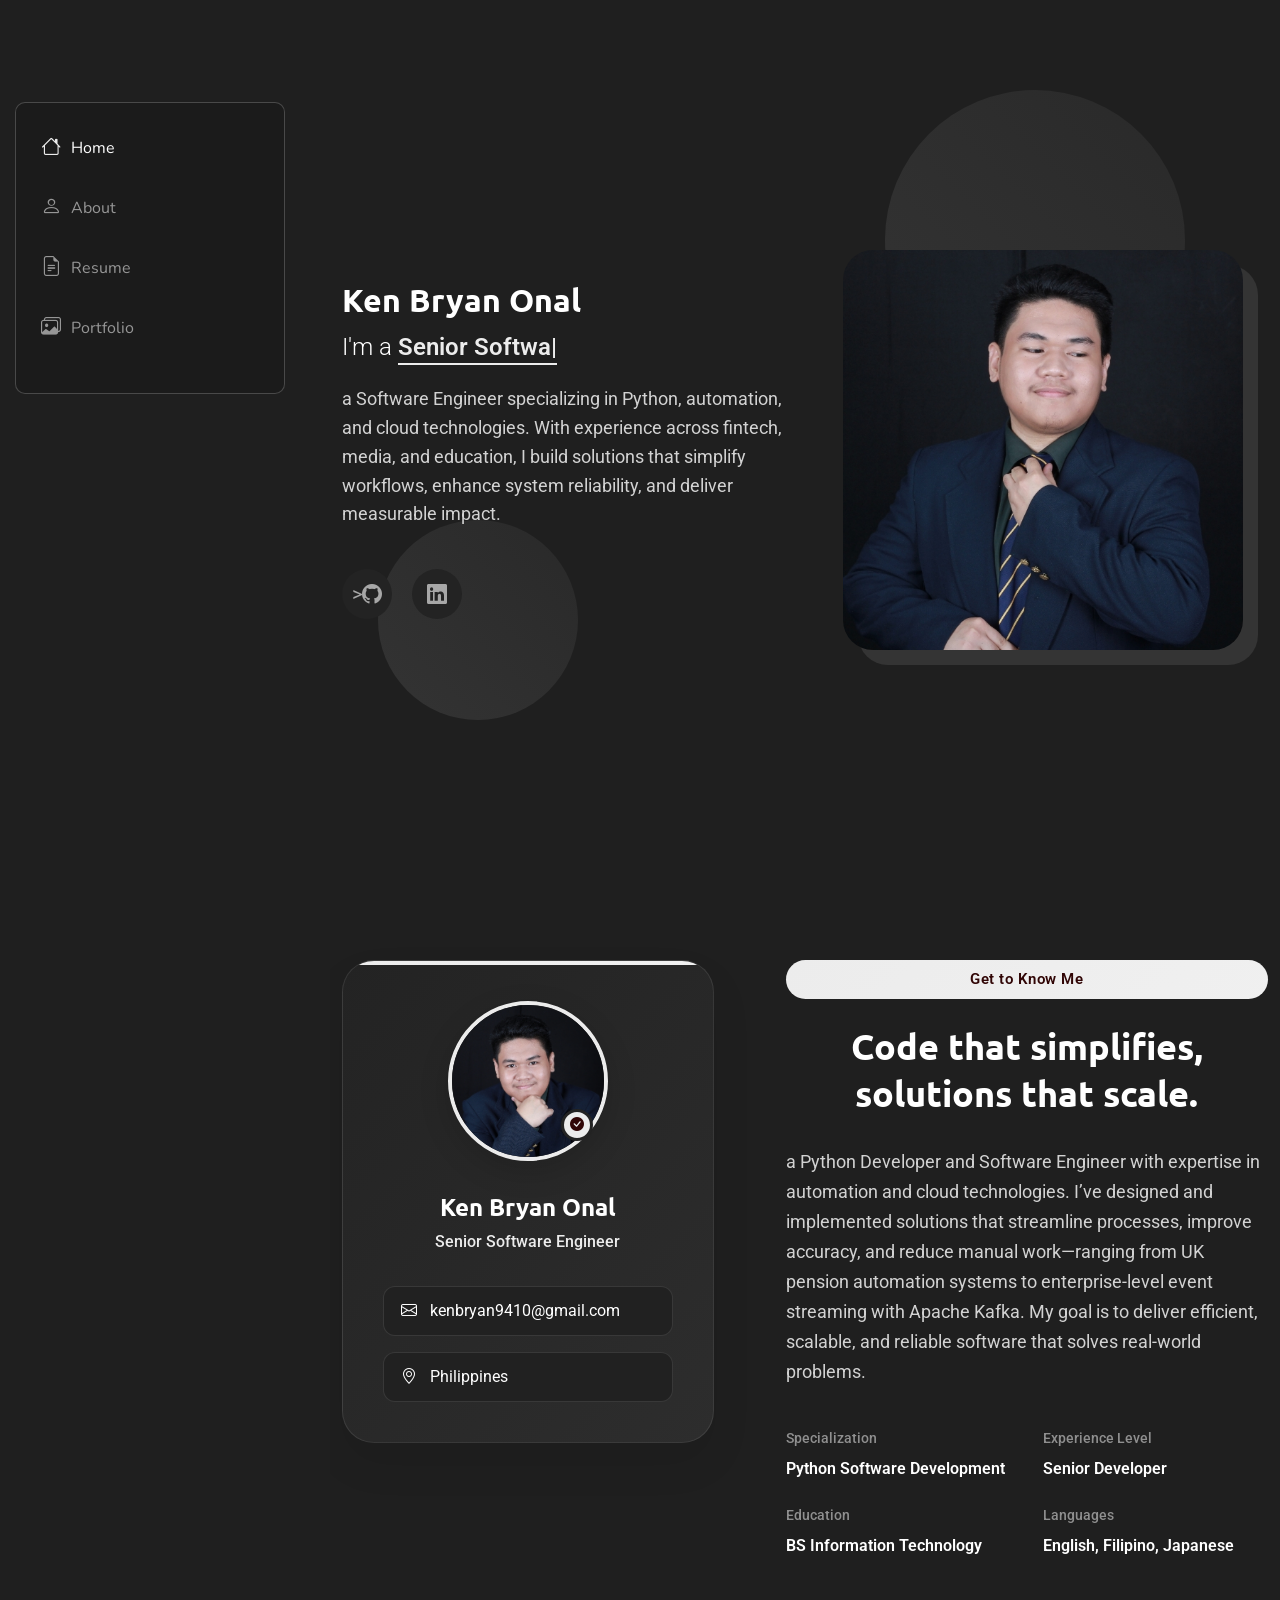
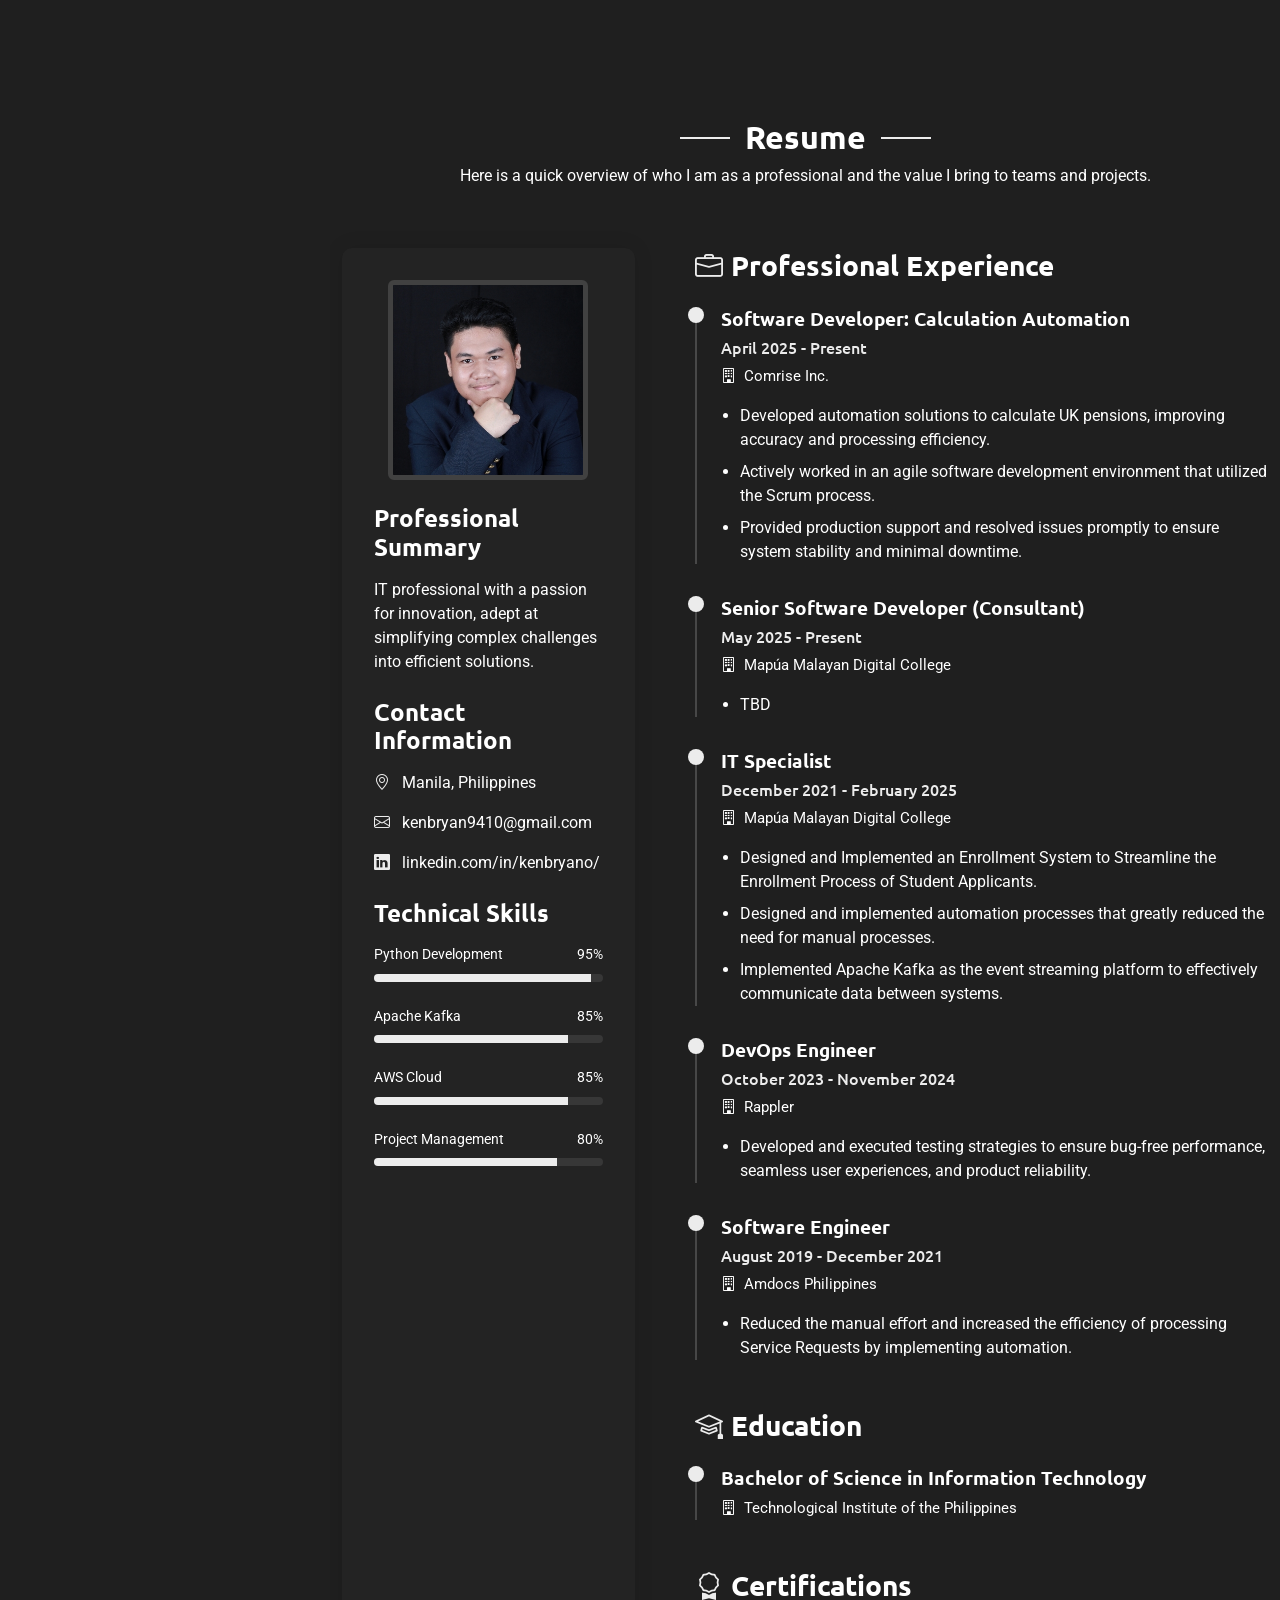
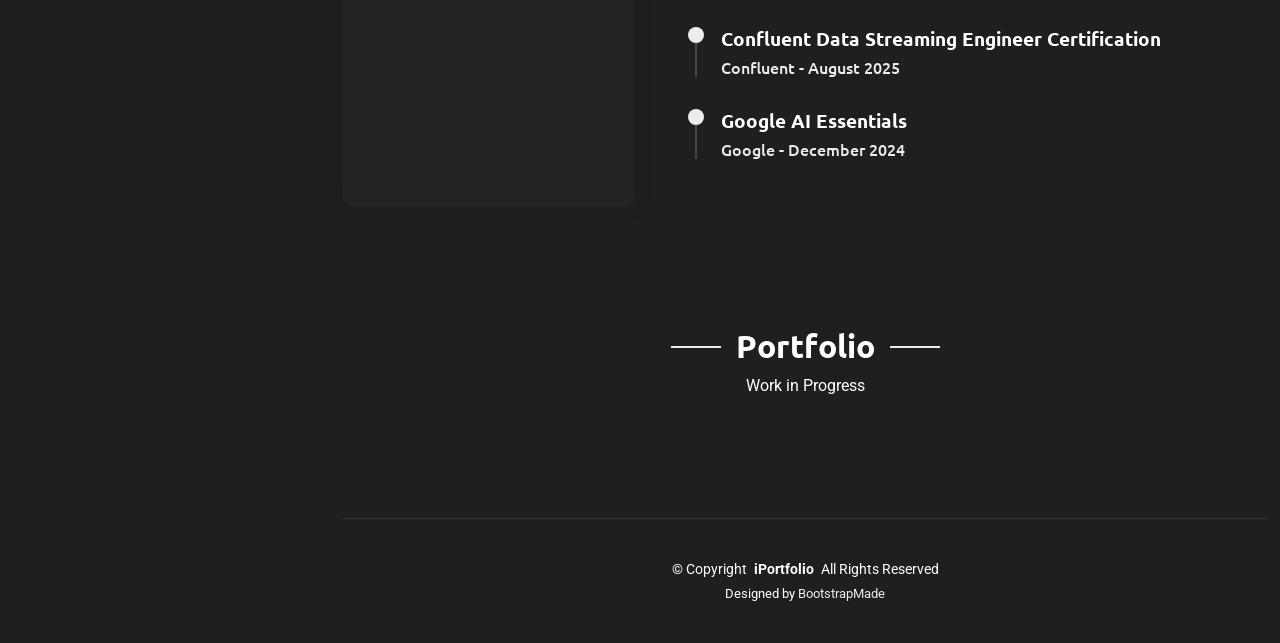
<file: index.html>
<!DOCTYPE html>
<html lang="en">

<head>
  <meta charset="utf-8">
  <meta content="width=device-width, initial-scale=1.0" name="viewport">
  <title>Ken Bryan Portfolio</title>
  <meta name="description" content="">
  <meta name="keywords" content="">

  <!-- Favicons -->
  <!-- <link href="assets/img/favicon.png" rel="icon">
  <link href="assets/img/apple-touch-icon.png" rel="apple-touch-icon"> -->

  <!-- Fonts -->
  <link href="https://fonts.googleapis.com" rel="preconnect">
  <link href="https://fonts.gstatic.com" rel="preconnect" crossorigin>
  <link
    href="https://fonts.googleapis.com/css2?family=Roboto:ital,wght@0,100;0,300;0,400;0,500;0,700;0,900;1,100;1,300;1,400;1,500;1,700;1,900&family=Ubuntu:ital,wght@0,300;0,400;0,500;0,700;1,300;1,400;1,500;1,700&family=Nunito:ital,wght@0,200;0,300;0,400;0,500;0,600;0,700;0,800;0,900;1,200;1,300;1,400;1,500;1,600;1,700;1,800;1,900&display=swap"
    rel="stylesheet">

  <!-- Vendor CSS Files -->
  <link href="assets/vendor/bootstrap/css/bootstrap.min.css" rel="stylesheet">
  <link href="assets/vendor/bootstrap-icons/bootstrap-icons.css" rel="stylesheet">
  <link href="assets/vendor/aos/aos.css" rel="stylesheet">
  <link href="assets/vendor/glightbox/css/glightbox.min.css" rel="stylesheet">
  <link href="assets/vendor/swiper/swiper-bundle.min.css" rel="stylesheet">

  <!-- Main CSS File -->
  <link href="assets/css/main.css" rel="stylesheet">

  <!-- =======================================================
  * Template Name: SnapFolio
  * Template URL: https://bootstrapmade.com/snapfolio-bootstrap-portfolio-template/
  * Updated: Jul 21 2025 with Bootstrap v5.3.7
  * Author: BootstrapMade.com
  * License: https://bootstrapmade.com/license/
  ======================================================== -->
</head>

<body class="index-page">

  <header id="header" class="header dark-background d-flex flex-column justify-content-center">
    <i class="header-toggle d-xl-none bi bi-list"></i>

    <div class="header-container d-flex flex-column align-items-start">
      <nav id="navmenu" class="navmenu">
        <ul>
          <li><a href="#hero" class="active"><i class="bi bi-house navicon"></i>Home</a></li>
          <li><a href="#about"><i class="bi bi-person navicon"></i> About</a></li>
          <li><a href="#resume"><i class="bi bi-file-earmark-text navicon"></i> Resume</a></li>
          <li><a href="#portfolio"><i class="bi bi-images navicon"></i> Portfolio</a></li>
          <!-- <li><a href="#services"><i class="bi bi-hdd-stack navicon"></i> Services</a></li>
          <li class="dropdown"><a href="#"><i class="bi bi-menu-button navicon"></i> <span>Dropdown</span> <i
                class="bi bi-chevron-down toggle-dropdown"></i></a>
            <ul>
              <li><a href="#">Dropdown 1</a></li>
              <li class="dropdown"><a href="#"><span>Deep Dropdown</span> <i
                    class="bi bi-chevron-down toggle-dropdown"></i></a>
                <ul>
                  <li><a href="#">Deep Dropdown 1</a></li>
                  <li><a href="#">Deep Dropdown 2</a></li>
                  <li><a href="#">Deep Dropdown 3</a></li>
                  <li><a href="#">Deep Dropdown 4</a></li>
                  <li><a href="#">Deep Dropdown 5</a></li>
                </ul>
              </li>
              <li><a href="#">Dropdown 2</a></li>
              <li><a href="#">Dropdown 3</a></li>
              <li><a href="#">Dropdown 4</a></li>
            </ul>
          </li>
          <li><a href="#contact"><i class="bi bi-envelope navicon"></i> Contact</a></li> -->
        </ul>
      </nav>

      <!-- <div class="social-links text-center">
        <a href="#" class="twitter"><i class="bi bi-twitter-x"></i></a>
        <a href="#" class="facebook"><i class="bi bi-facebook"></i></a>
        <a href="#" class="instagram"><i class="bi bi-instagram"></i></a>
        <a href="#" class="google-plus"><i class="bi bi-skype"></i></a>
        <a href="#" class="linkedin"><i class="bi bi-linkedin"></i></a>
      </div> -->

    </div>

  </header>

  <main class="main">

    <!-- Hero Section -->
    <section id="hero" class="hero section">

      <div class="background-elements">
        <div class="bg-circle circle-1"></div>
        <div class="bg-circle circle-2"></div>
      </div>

      <div class="hero-content">

        <div class="container">
          <div class="row align-items-center">

            <div class="col-lg-6" data-aos="fade-right" data-aos-delay="100">
              <div class="hero-text">
                <!-- <h1>Snap<span class="accent-text">Folio</span></h1> -->
                <h2>Ken Bryan Onal</h2>
                <p class="lead">I'm a <span class="typed"
                    data-typed-items="Senior Software Developer, Python Developer"></span></p>
                <p class="description">a Software Engineer specializing in Python, automation, and cloud technologies.
                  With experience
                  across fintech, media, and education, I build solutions that simplify workflows, enhance system
                  reliability, and
                  deliver measurable impact.</p>

                <!-- <div class="hero-actions">
                  <a href="#portfolio" class="btn btn-primary">View My Work</a>
                  <a href="#contact" class="btn btn-outline">Get In Touch</a>
                </div> -->

                <div class="social-links">
                  <a href="https://github.com/Konaru/kenbryan.dev" target="_blank">><i class="bi bi-github"></i></a>
                  <a href="https://www.linkedin.com/in/kenbryano/" target="_blank"><i class="bi bi-linkedin"></i></a>
                </div>
              </div>
            </div>

            <div class="col-lg-6" data-aos="fade-left" data-aos-delay="200">
              <div class="hero-visual">
                <div class="profile-container">
                  <div class="profile-background"></div>
                  <img src="assets/img/profile/profile.jpg" alt="Ken Bryan" class="profile-image">
                </div>
              </div>
            </div>

          </div>
        </div>
      </div>

    </section><!-- /Hero Section -->

    <!-- About Section -->
    <section id="about" class="about section">

      <div class="container" data-aos="fade-up" data-aos-delay="100">

        <div class="row">
          <div class="col-lg-5" data-aos="zoom-in" data-aos-delay="200">
            <div class="profile-card">
              <div class="profile-header">
                <div class="profile-image">
                  <img src="assets/img/profile/profile_2.jpg" alt="Profile Image" class="img-fluid">
                </div>
                <div class="profile-badge">
                  <i class="bi bi-check-circle-fill"></i>
                </div>
              </div>

              <div class="profile-content">
                <h3>Ken Bryan Onal</h3>
                <p class="profession">Senior Software Engineer</p>

                <div class="contact-links">
                  <a href="mailto:kenbryan9410@gmail.com" class="contact-item">
                    <i class="bi bi-envelope"></i>
                    kenbryan9410@gmail.com
                  </a>
                  <a href="#" class="contact-item">
                    <i class="bi bi-geo-alt"></i>
                    Philippines
                  </a>
                </div>
              </div>
            </div>
          </div>

          <div class="col-lg-7" data-aos="fade-left" data-aos-delay="300">
            <div class="about-content">
              <div class="section-header">
                <span class="badge-text">Get to Know Me</span>
                <div style="text-align: center;">
                  <h2>Code that simplifies, </h2>
                  <h2>solutions that scale.</h2>
                </div>
              </div>

              <div class="description">
                <p>a Python Developer and Software Engineer with expertise in automation and cloud technologies. I’ve designed and
                  implemented solutions that streamline processes, improve accuracy, and reduce manual work—ranging from UK pension
                  automation systems to enterprise-level event streaming with Apache Kafka. My goal is to deliver efficient, scalable,
                  and reliable software that solves real-world problems.</p>
              </div>

              <!-- <div class="stats-grid">
                <div class="stat-item">
                  <div class="stat-number">150+</div>
                  <div class="stat-label">Projects Completed</div>
                </div>
                <div class="stat-item">
                  <div class="stat-number">5+</div>
                  <div class="stat-label">Years Experience</div>
                </div>
                <div class="stat-item">
                  <div class="stat-number">98%</div>
                  <div class="stat-label">Client Satisfaction</div>
                </div>
              </div> -->

              <div class="details-grid">
                <div class="detail-row">
                  <div class="detail-item">
                    <span class="detail-label">Specialization</span>
                    <span class="detail-value">Python Software Development</span>
                  </div>
                  <div class="detail-item">
                    <span class="detail-label">Experience Level</span>
                    <span class="detail-value">Senior Developer</span>
                  </div>
                </div>
                <div class="detail-row">
                  <div class="detail-item">
                    <span class="detail-label">Education</span>
                    <span class="detail-value">BS Information Technology</span>
                  </div>
                  <div class="detail-item">
                    <span class="detail-label">Languages</span>
                    <span class="detail-value">English, Filipino, Japanese</span>
                  </div>
                </div>
              </div>

              <!-- <div class="cta-section">
                <a href="#" class="btn btn-primary">
                  <i class="bi bi-download"></i>
                  Download Resume
                </a>
                <a href="#" class="btn btn-outline">
                  <i class="bi bi-chat-dots"></i>
                  Let's Talk
                </a>
              </div> -->
            </div>
          </div>
        </div>

      </div>

    </section><!-- /About Section -->
    <!-- Resume Section -->
    <section id="resume" class="resume section">

      <!-- Section Title -->
      <div class="container section-title" data-aos="fade-up">
        <h2>Resume</h2>
        <p>Here is a quick overview of who I am as a professional and the value I bring to teams and projects.</p>
      </div><!-- End Section Title -->

      <div class="container" data-aos="fade-up" data-aos-delay="100">

        <div class="row gy-4">
          <!-- Left column with summary and contact -->
          <div class="col-lg-4">
            <div class="resume-side" data-aos="fade-right" data-aos-delay="100">
              <div class="profile-img mb-4">
                <img src="assets/img/profile/profile_2.jpg" alt="Profile" class="img-fluid rounded">
              </div>

              <h3>Professional Summary</h3>
              <p>IT professional with a passion for innovation, adept at simplifying complex challenges into efficient solutions.</p>

              <h3 class="mt-4">Contact Information</h3>
              <ul class="contact-info list-unstyled">
                <li><i class="bi bi-geo-alt"></i> Manila, Philippines</li>
                <li><i class="bi bi-envelope"></i> kenbryan9410@gmail.com</li>
                <li><i class="bi bi-linkedin"></i> linkedin.com/in/kenbryano/</li>
              </ul>

              <div class="skills-animation mt-4">
                <h3>Technical Skills</h3>
                <div class="skill-item">
                  <div class="d-flex justify-content-between">
                    <span>Python Development</span>
                    <span>95%</span>
                  </div>
                  <div class="progress">
                    <div class="progress-bar" role="progressbar" aria-valuenow="95" aria-valuemin="0"
                      aria-valuemax="100"></div>
                  </div>
                </div>

                <div class="skill-item">
                  <div class="d-flex justify-content-between">
                    <span>Apache Kafka</span>
                    <span>85%</span>
                  </div>
                  <div class="progress">
                    <div class="progress-bar" role="progressbar" aria-valuenow="85" aria-valuemin="0"
                      aria-valuemax="100"></div>
                  </div>
                </div>

                <div class="skill-item">
                  <div class="d-flex justify-content-between">
                    <span>AWS Cloud</span>
                    <span>85%</span>
                  </div>
                  <div class="progress">
                    <div class="progress-bar" role="progressbar" aria-valuenow="85" aria-valuemin="0"
                      aria-valuemax="100"></div>
                  </div>
                </div>

                <div class="skill-item">
                  <div class="d-flex justify-content-between">
                    <span>Project Management</span>
                    <span>80%</span>
                  </div>
                  <div class="progress">
                    <div class="progress-bar" role="progressbar" aria-valuenow="80" aria-valuemin="0"
                      aria-valuemax="100"></div>
                  </div>
                </div>
              </div>
            </div>
          </div>

          <!-- Right column with experience and education -->
          <div class="col-lg-8 ps-4 ps-lg-5">
            <!-- Experience Section -->
            <div class="resume-section" data-aos="fade-up">
              <h3><i class="bi bi-briefcase me-2"></i>Professional Experience</h3>

              <div class="resume-item">
                <h4>Software Developer: Calculation Automation</h4>
                <h5>April 2025 - Present</h5>
                <p class="company"><i class="bi bi-building"></i>Comrise Inc.</p>
                <ul>
                  <li>Developed automation solutions to calculate UK pensions, improving accuracy and processing eﬃciency.</li>
                  <li>Actively worked in an agile software development environment that utilized the Scrum process.</li>
                  <li>Provided production support and resolved issues promptly to ensure system stability and minimal downtime.</li>
                </ul>
              </div>

              <div class="resume-item">
                <h4>Senior Software Developer (Consultant)</h4>
                <h5>May 2025 - Present</h5>
                <p class="company"><i class="bi bi-building"></i>Mapúa Malayan Digital College</p>
                <ul>
                  <li>TBD</li>
                </ul>
              </div>

              <div class="resume-item">
                <h4>IT Specialist</h4>
                <h5>December 2021 - February 2025</h5>
                <p class="company"><i class="bi bi-building"></i>Mapúa Malayan Digital College</p>
                <ul>
                  <li>Designed and Implemented an Enrollment System to Streamline the Enrollment Process of Student Applicants.</li>
                  <li>Designed and implemented automation processes that greatly reduced the need for manual processes.</li>
                  <li>Implemented Apache Kafka as the event streaming platform to eﬀectively communicate data between systems.</li>
                </ul>
              </div>

              <div class="resume-item">
                <h4>DevOps Engineer</h4>
                <h5>October 2023 - November 2024</h5>
                <p class="company"><i class="bi bi-building"></i>Rappler</p>
                <ul>
                  <li>Developed and executed testing strategies to ensure bug-free performance, seamless user experiences, and product reliability.</li>
                </ul>
              </div>

              <div class="resume-item">
                <h4>Software Engineer</h4>
                <h5>August 2019 - December 2021</h5>
                <p class="company"><i class="bi bi-building"></i>Amdocs Philippines</p>
                <ul>
                  <li>Reduced the manual eﬀort and increased the eﬃciency of processing Service Requests by implementing automation.</li>
                </ul>
              </div>
            </div>

            <!-- Education Section -->
            <div class="resume-section" data-aos="fade-up" data-aos-delay="100">
              <h3><i class="bi bi-mortarboard me-2"></i>Education</h3>

              <div class="resume-item">
                <h4>Bachelor of Science in Information Technology</h4>
                <p class="company"><i class="bi bi-building"></i>Technological Institute of the Philippines</p>
              </div>
            </div>

            <!-- Certifications Section -->
            <div class="resume-section" data-aos="fade-up" data-aos-delay="200">
              <h3><i class="bi bi-award me-2"></i>Certifications</h3>

              <div class="resume-item">
                <h4>Confluent Data Streaming Engineer Certification</h4>
                <h5>Confluent - August 2025</h5>
              </div>

              <div class="resume-item">
                <h4>Google AI Essentials</h4>
                <h5>Google - December 2024</h5>
              </div>
            </div>
          </div>
        </div>

      </div>

    </section><!-- /Resume Section -->

    <!-- Portfolio Section -->
    <section id="portfolio" class="portfolio section">

      <!-- Section Title -->
      <div class="container section-title" data-aos="fade-up">
        <h2>Portfolio</h2>
        <p>Work in Progress</p>
      </div><!-- End Section Title -->
    </section><!-- /Portfolio Section -->
  </main>

  <footer id="footer" class="footer position-relative">

    <div class="container">
      <div class="copyright text-center ">
        <p>© <span>Copyright</span> <strong class="px-1 sitename">iPortfolio</strong> <span>All Rights Reserved</span>
        </p>
      </div>
      <div class="credits">
        <!-- All the links in the footer should remain intact. -->
        <!-- You can delete the links only if you've purchased the pro version. -->
        <!-- Licensing information: https://bootstrapmade.com/license/ -->
        <!-- Purchase the pro version with working PHP/AJAX contact form: [buy-url] -->
        Designed by <a href="https://bootstrapmade.com/">BootstrapMade</a>
      </div>
    </div>

  </footer>

  <!-- Scroll Top -->
  <a href="#" id="scroll-top" class="scroll-top d-flex align-items-center justify-content-center"><i
      class="bi bi-arrow-up-short"></i></a>

  <!-- Preloader -->
  <div id="preloader"></div>

  <!-- Vendor JS Files -->
  <script src="assets/vendor/bootstrap/js/bootstrap.bundle.min.js"></script>
  <script src="assets/vendor/php-email-form/validate.js"></script>
  <script src="assets/vendor/aos/aos.js"></script>
  <script src="assets/vendor/typed.js/typed.umd.js"></script>
  <script src="assets/vendor/purecounter/purecounter_vanilla.js"></script>
  <script src="assets/vendor/waypoints/noframework.waypoints.js"></script>
  <script src="assets/vendor/isotope-layout/isotope.pkgd.min.js"></script>
  <script src="assets/vendor/imagesloaded/imagesloaded.pkgd.min.js"></script>
  <script src="assets/vendor/glightbox/js/glightbox.min.js"></script>
  <script src="assets/vendor/swiper/swiper-bundle.min.js"></script>

  <!-- Main JS File -->
  <script src="assets/js/main.js"></script>

</body>

</html>
</file>
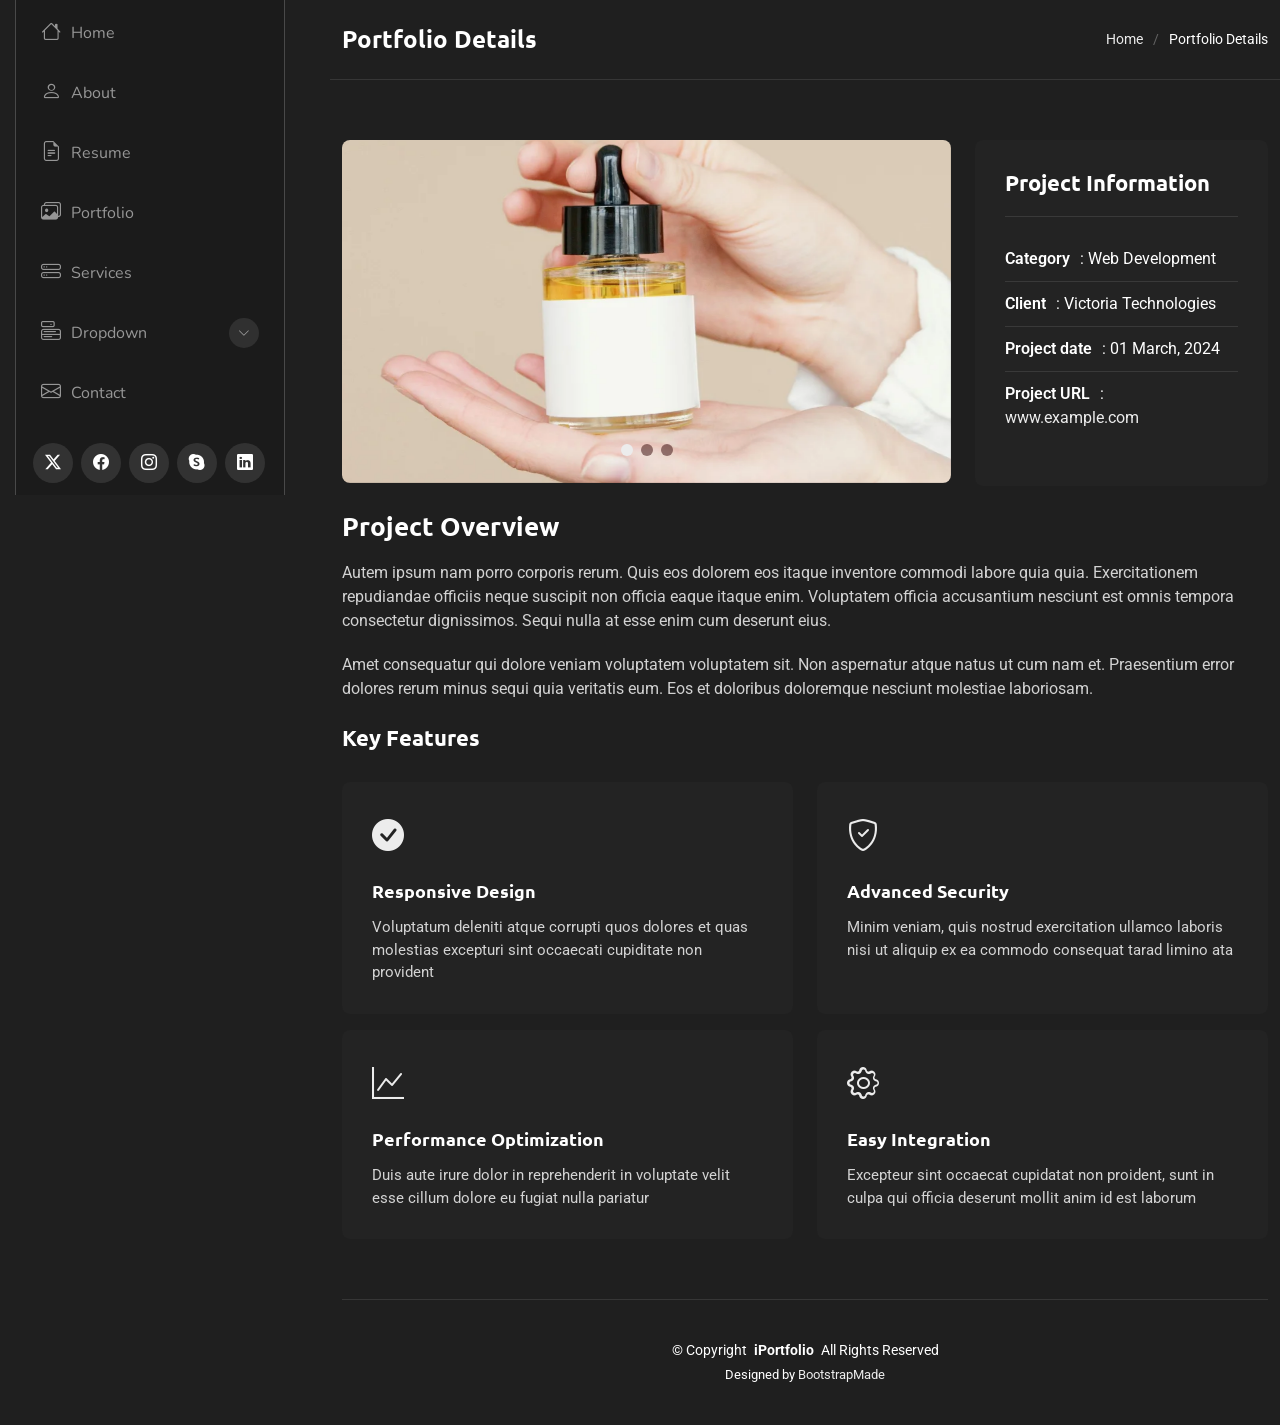
<file: portfolio-details.html>
<!DOCTYPE html>
<html lang="en">

<head>
  <meta charset="utf-8">
  <meta content="width=device-width, initial-scale=1.0" name="viewport">
  <title>Portfolio Details - SnapFolio Bootstrap Template</title>
  <meta name="description" content="">
  <meta name="keywords" content="">

  <!-- Favicons -->
  <link href="assets/img/favicon.png" rel="icon">
  <link href="assets/img/apple-touch-icon.png" rel="apple-touch-icon">

  <!-- Fonts -->
  <link href="https://fonts.googleapis.com" rel="preconnect">
  <link href="https://fonts.gstatic.com" rel="preconnect" crossorigin>
  <link href="https://fonts.googleapis.com/css2?family=Roboto:ital,wght@0,100;0,300;0,400;0,500;0,700;0,900;1,100;1,300;1,400;1,500;1,700;1,900&family=Ubuntu:ital,wght@0,300;0,400;0,500;0,700;1,300;1,400;1,500;1,700&family=Nunito:ital,wght@0,200;0,300;0,400;0,500;0,600;0,700;0,800;0,900;1,200;1,300;1,400;1,500;1,600;1,700;1,800;1,900&display=swap" rel="stylesheet">

  <!-- Vendor CSS Files -->
  <link href="assets/vendor/bootstrap/css/bootstrap.min.css" rel="stylesheet">
  <link href="assets/vendor/bootstrap-icons/bootstrap-icons.css" rel="stylesheet">
  <link href="assets/vendor/aos/aos.css" rel="stylesheet">
  <link href="assets/vendor/glightbox/css/glightbox.min.css" rel="stylesheet">
  <link href="assets/vendor/swiper/swiper-bundle.min.css" rel="stylesheet">

  <!-- Main CSS File -->
  <link href="assets/css/main.css" rel="stylesheet">

  <!-- =======================================================
  * Template Name: SnapFolio
  * Template URL: https://bootstrapmade.com/snapfolio-bootstrap-portfolio-template/
  * Updated: Jul 21 2025 with Bootstrap v5.3.7
  * Author: BootstrapMade.com
  * License: https://bootstrapmade.com/license/
  ======================================================== -->
</head>

<body class="portfolio-details-page">

  <header id="header" class="header dark-background d-flex flex-column justify-content-center">
    <i class="header-toggle d-xl-none bi bi-list"></i>

    <div class="header-container d-flex flex-column align-items-start">
      <nav id="navmenu" class="navmenu">
        <ul>
          <li><a href="#hero"><i class="bi bi-house navicon"></i>Home</a></li>
          <li><a href="#about"><i class="bi bi-person navicon"></i> About</a></li>
          <li><a href="#resume"><i class="bi bi-file-earmark-text navicon"></i> Resume</a></li>
          <li><a href="#portfolio"><i class="bi bi-images navicon"></i> Portfolio</a></li>
          <li><a href="#services"><i class="bi bi-hdd-stack navicon"></i> Services</a></li>
          <li class="dropdown"><a href="#"><i class="bi bi-menu-button navicon"></i> <span>Dropdown</span> <i class="bi bi-chevron-down toggle-dropdown"></i></a>
            <ul>
              <li><a href="#">Dropdown 1</a></li>
              <li class="dropdown"><a href="#"><span>Deep Dropdown</span> <i class="bi bi-chevron-down toggle-dropdown"></i></a>
                <ul>
                  <li><a href="#">Deep Dropdown 1</a></li>
                  <li><a href="#">Deep Dropdown 2</a></li>
                  <li><a href="#">Deep Dropdown 3</a></li>
                  <li><a href="#">Deep Dropdown 4</a></li>
                  <li><a href="#">Deep Dropdown 5</a></li>
                </ul>
              </li>
              <li><a href="#">Dropdown 2</a></li>
              <li><a href="#">Dropdown 3</a></li>
              <li><a href="#">Dropdown 4</a></li>
            </ul>
          </li>
          <li><a href="#contact"><i class="bi bi-envelope navicon"></i> Contact</a></li>
        </ul>
      </nav>

      <div class="social-links text-center">
        <a href="#" class="twitter"><i class="bi bi-twitter-x"></i></a>
        <a href="#" class="facebook"><i class="bi bi-facebook"></i></a>
        <a href="#" class="instagram"><i class="bi bi-instagram"></i></a>
        <a href="#" class="google-plus"><i class="bi bi-skype"></i></a>
        <a href="#" class="linkedin"><i class="bi bi-linkedin"></i></a>
      </div>

    </div>

  </header>

  <main class="main">

    <!-- Page Title -->
    <div class="page-title dark-background">
      <div class="container d-lg-flex justify-content-between align-items-center">
        <h1 class="mb-2 mb-lg-0">Portfolio Details</h1>
        <nav class="breadcrumbs">
          <ol>
            <li><a href="index.html">Home</a></li>
            <li class="current">Portfolio Details</li>
          </ol>
        </nav>
      </div>
    </div><!-- End Page Title -->

    <!-- Portfolio Details Section -->
    <section id="portfolio-details" class="portfolio-details section">

      <div class="container" data-aos="fade-up" data-aos-delay="100">

        <div class="row gy-4">

          <div class="col-lg-8">
            <div class="portfolio-details-slider swiper init-swiper">

              <script type="application/json" class="swiper-config">
                {
                  "loop": true,
                  "speed": 600,
                  "autoplay": {
                    "delay": 5000
                  },
                  "slidesPerView": "auto",
                  "pagination": {
                    "el": ".swiper-pagination",
                    "type": "bullets",
                    "clickable": true
                  }
                }
              </script>

              <div class="swiper-wrapper align-items-center">

                <div class="swiper-slide">
                  <img src="assets/img/portfolio/portfolio-1.webp" alt="Portfolio Image" class="img-fluid" loading="lazy">
                </div>

                <div class="swiper-slide">
                  <img src="assets/img/portfolio/portfolio-10.webp" alt="Portfolio Image" class="img-fluid" loading="lazy">
                </div>

                <div class="swiper-slide">
                  <img src="assets/img/portfolio/portfolio-7.webp" alt="Portfolio Image" class="img-fluid" loading="lazy">
                </div>

              </div>
              <div class="swiper-pagination"></div>
            </div>
          </div>

          <div class="col-lg-4">
            <div class="portfolio-info" data-aos="fade-left" data-aos-delay="200">
              <h3>Project Information</h3>
              <ul>
                <li><strong>Category</strong>: Web Development</li>
                <li><strong>Client</strong>: Victoria Technologies</li>
                <li><strong>Project date</strong>: 01 March, 2024</li>
                <li><strong>Project URL</strong>: <a href="#" target="_blank">www.example.com</a></li>
              </ul>
            </div>
          </div>

          <div class="col-lg-12">
            <div class="portfolio-description" data-aos="fade-up" data-aos-delay="300">
              <h2>Project Overview</h2>
              <p>
                Autem ipsum nam porro corporis rerum. Quis eos dolorem eos itaque inventore commodi labore quia quia. Exercitationem repudiandae officiis neque suscipit non officia eaque itaque enim. Voluptatem officia accusantium nesciunt est omnis tempora consectetur dignissimos. Sequi nulla at esse enim cum deserunt eius.
              </p>
              <p>
                Amet consequatur qui dolore veniam voluptatem voluptatem sit. Non aspernatur atque natus ut cum nam et. Praesentium error dolores rerum minus sequi quia veritatis eum. Eos et doloribus doloremque nesciunt molestiae laboriosam.
              </p>

              <div class="features mt-4">
                <h3>Key Features</h3>
                <div class="row gy-3">
                  <div class="col-md-6">
                    <div class="feature-item" data-aos="fade-up" data-aos-delay="400">
                      <i class="bi bi-check-circle-fill"></i>
                      <h4>Responsive Design</h4>
                      <p>Voluptatum deleniti atque corrupti quos dolores et quas molestias excepturi sint occaecati cupiditate non provident</p>
                    </div>
                  </div>

                  <div class="col-md-6">
                    <div class="feature-item" data-aos="fade-up" data-aos-delay="500">
                      <i class="bi bi-shield-check"></i>
                      <h4>Advanced Security</h4>
                      <p>Minim veniam, quis nostrud exercitation ullamco laboris nisi ut aliquip ex ea commodo consequat tarad limino ata</p>
                    </div>
                  </div>

                  <div class="col-md-6">
                    <div class="feature-item" data-aos="fade-up" data-aos-delay="600">
                      <i class="bi bi-graph-up"></i>
                      <h4>Performance Optimization</h4>
                      <p>Duis aute irure dolor in reprehenderit in voluptate velit esse cillum dolore eu fugiat nulla pariatur</p>
                    </div>
                  </div>

                  <div class="col-md-6">
                    <div class="feature-item" data-aos="fade-up" data-aos-delay="700">
                      <i class="bi bi-gear"></i>
                      <h4>Easy Integration</h4>
                      <p>Excepteur sint occaecat cupidatat non proident, sunt in culpa qui officia deserunt mollit anim id est laborum</p>
                    </div>
                  </div>
                </div>
              </div>
            </div>
          </div>

        </div>

      </div>

    </section><!-- /Portfolio Details Section -->

  </main>

  <footer id="footer" class="footer position-relative">

    <div class="container">
      <div class="copyright text-center ">
        <p>© <span>Copyright</span> <strong class="px-1 sitename">iPortfolio</strong> <span>All Rights Reserved</span></p>
      </div>
      <div class="credits">
        <!-- All the links in the footer should remain intact. -->
        <!-- You can delete the links only if you've purchased the pro version. -->
        <!-- Licensing information: https://bootstrapmade.com/license/ -->
        <!-- Purchase the pro version with working PHP/AJAX contact form: [buy-url] -->
        Designed by <a href="https://bootstrapmade.com/">BootstrapMade</a>
      </div>
    </div>

  </footer>

  <!-- Scroll Top -->
  <a href="#" id="scroll-top" class="scroll-top d-flex align-items-center justify-content-center"><i class="bi bi-arrow-up-short"></i></a>

  <!-- Preloader -->
  <div id="preloader"></div>

  <!-- Vendor JS Files -->
  <script src="assets/vendor/bootstrap/js/bootstrap.bundle.min.js"></script>
  <script src="assets/vendor/php-email-form/validate.js"></script>
  <script src="assets/vendor/aos/aos.js"></script>
  <script src="assets/vendor/typed.js/typed.umd.js"></script>
  <script src="assets/vendor/purecounter/purecounter_vanilla.js"></script>
  <script src="assets/vendor/waypoints/noframework.waypoints.js"></script>
  <script src="assets/vendor/isotope-layout/isotope.pkgd.min.js"></script>
  <script src="assets/vendor/imagesloaded/imagesloaded.pkgd.min.js"></script>
  <script src="assets/vendor/glightbox/js/glightbox.min.js"></script>
  <script src="assets/vendor/swiper/swiper-bundle.min.js"></script>

  <!-- Main JS File -->
  <script src="assets/js/main.js"></script>

</body>

</html>
</file>
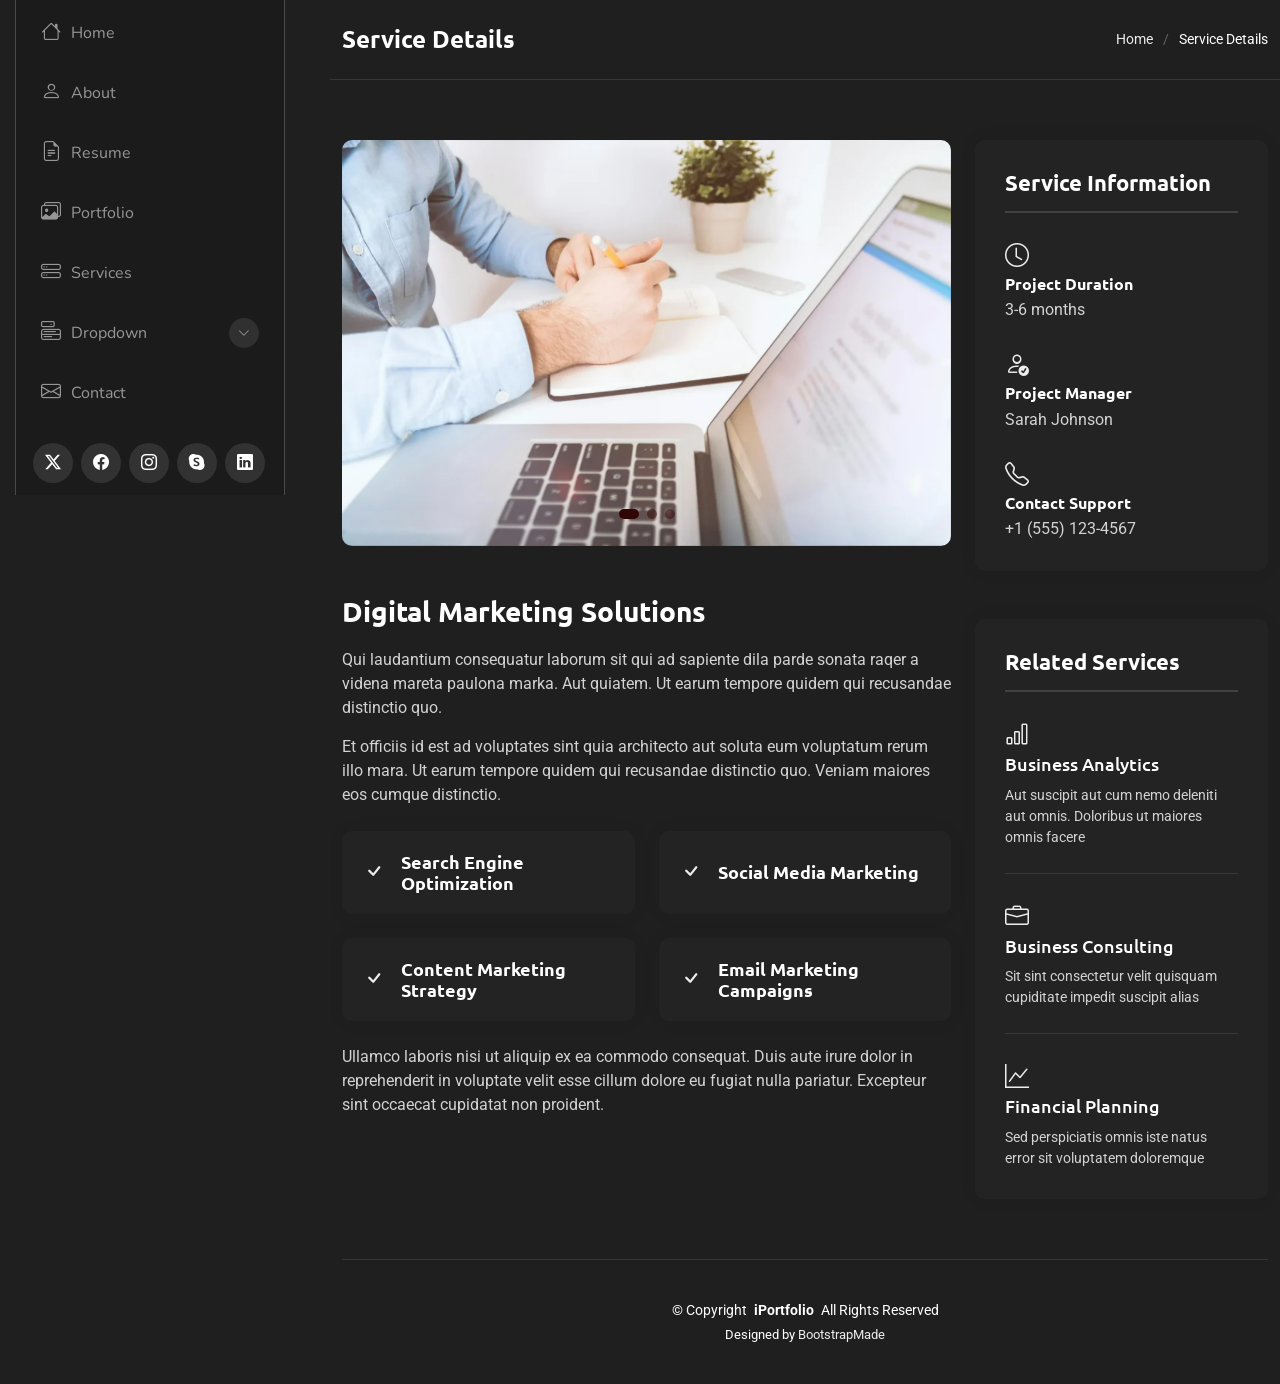
<file: service-details.html>
<!DOCTYPE html>
<html lang="en">

<head>
  <meta charset="utf-8">
  <meta content="width=device-width, initial-scale=1.0" name="viewport">
  <title>Service Details - SnapFolio Bootstrap Template</title>
  <meta name="description" content="">
  <meta name="keywords" content="">

  <!-- Favicons -->
  <link href="assets/img/favicon.png" rel="icon">
  <link href="assets/img/apple-touch-icon.png" rel="apple-touch-icon">

  <!-- Fonts -->
  <link href="https://fonts.googleapis.com" rel="preconnect">
  <link href="https://fonts.gstatic.com" rel="preconnect" crossorigin>
  <link href="https://fonts.googleapis.com/css2?family=Roboto:ital,wght@0,100;0,300;0,400;0,500;0,700;0,900;1,100;1,300;1,400;1,500;1,700;1,900&family=Ubuntu:ital,wght@0,300;0,400;0,500;0,700;1,300;1,400;1,500;1,700&family=Nunito:ital,wght@0,200;0,300;0,400;0,500;0,600;0,700;0,800;0,900;1,200;1,300;1,400;1,500;1,600;1,700;1,800;1,900&display=swap" rel="stylesheet">

  <!-- Vendor CSS Files -->
  <link href="assets/vendor/bootstrap/css/bootstrap.min.css" rel="stylesheet">
  <link href="assets/vendor/bootstrap-icons/bootstrap-icons.css" rel="stylesheet">
  <link href="assets/vendor/aos/aos.css" rel="stylesheet">
  <link href="assets/vendor/glightbox/css/glightbox.min.css" rel="stylesheet">
  <link href="assets/vendor/swiper/swiper-bundle.min.css" rel="stylesheet">

  <!-- Main CSS File -->
  <link href="assets/css/main.css" rel="stylesheet">

  <!-- =======================================================
  * Template Name: SnapFolio
  * Template URL: https://bootstrapmade.com/snapfolio-bootstrap-portfolio-template/
  * Updated: Jul 21 2025 with Bootstrap v5.3.7
  * Author: BootstrapMade.com
  * License: https://bootstrapmade.com/license/
  ======================================================== -->
</head>

<body class="service-details-page">

  <header id="header" class="header dark-background d-flex flex-column justify-content-center">
    <i class="header-toggle d-xl-none bi bi-list"></i>

    <div class="header-container d-flex flex-column align-items-start">
      <nav id="navmenu" class="navmenu">
        <ul>
          <li><a href="#hero"><i class="bi bi-house navicon"></i>Home</a></li>
          <li><a href="#about"><i class="bi bi-person navicon"></i> About</a></li>
          <li><a href="#resume"><i class="bi bi-file-earmark-text navicon"></i> Resume</a></li>
          <li><a href="#portfolio"><i class="bi bi-images navicon"></i> Portfolio</a></li>
          <li><a href="#services"><i class="bi bi-hdd-stack navicon"></i> Services</a></li>
          <li class="dropdown"><a href="#"><i class="bi bi-menu-button navicon"></i> <span>Dropdown</span> <i class="bi bi-chevron-down toggle-dropdown"></i></a>
            <ul>
              <li><a href="#">Dropdown 1</a></li>
              <li class="dropdown"><a href="#"><span>Deep Dropdown</span> <i class="bi bi-chevron-down toggle-dropdown"></i></a>
                <ul>
                  <li><a href="#">Deep Dropdown 1</a></li>
                  <li><a href="#">Deep Dropdown 2</a></li>
                  <li><a href="#">Deep Dropdown 3</a></li>
                  <li><a href="#">Deep Dropdown 4</a></li>
                  <li><a href="#">Deep Dropdown 5</a></li>
                </ul>
              </li>
              <li><a href="#">Dropdown 2</a></li>
              <li><a href="#">Dropdown 3</a></li>
              <li><a href="#">Dropdown 4</a></li>
            </ul>
          </li>
          <li><a href="#contact"><i class="bi bi-envelope navicon"></i> Contact</a></li>
        </ul>
      </nav>

      <div class="social-links text-center">
        <a href="#" class="twitter"><i class="bi bi-twitter-x"></i></a>
        <a href="#" class="facebook"><i class="bi bi-facebook"></i></a>
        <a href="#" class="instagram"><i class="bi bi-instagram"></i></a>
        <a href="#" class="google-plus"><i class="bi bi-skype"></i></a>
        <a href="#" class="linkedin"><i class="bi bi-linkedin"></i></a>
      </div>

    </div>

  </header>

  <main class="main">

    <!-- Page Title -->
    <div class="page-title dark-background">
      <div class="container d-lg-flex justify-content-between align-items-center">
        <h1 class="mb-2 mb-lg-0">Service Details</h1>
        <nav class="breadcrumbs">
          <ol>
            <li><a href="index.html">Home</a></li>
            <li class="current">Service Details</li>
          </ol>
        </nav>
      </div>
    </div><!-- End Page Title -->

    <!-- Service Details Section -->
    <section id="service-details" class="service-details section">

      <div class="container" data-aos="fade-up" data-aos-delay="100">

        <div class="row gy-4">

          <div class="col-lg-8">
            <div class="service-details-slider swiper init-swiper">
              <script type="application/json" class="swiper-config">
                {
                  "loop": true,
                  "speed": 600,
                  "autoplay": {
                    "delay": 5000
                  },
                  "slidesPerView": 1,
                  "pagination": {
                    "el": ".swiper-pagination",
                    "type": "bullets",
                    "clickable": true
                  }
                }
              </script>
              <div class="swiper-wrapper align-items-center">
                <div class="swiper-slide">
                  <img src="assets/img/services/services-1.webp" alt="" class="img-fluid" loading="lazy">
                </div>
                <div class="swiper-slide">
                  <img src="assets/img/services/services-2.webp" alt="" class="img-fluid" loading="lazy">
                </div>
                <div class="swiper-slide">
                  <img src="assets/img/services/services-3.webp" alt="" class="img-fluid" loading="lazy">
                </div>
              </div>
              <div class="swiper-pagination"></div>
            </div>

            <div class="content mt-5">
              <h3>Digital Marketing Solutions</h3>
              <p>
                Qui laudantium consequatur laborum sit qui ad sapiente dila parde sonata raqer a videna mareta paulona marka. Aut quiatem. Ut earum tempore quidem qui recusandae distinctio quo.
              </p>
              <p>
                Et officiis id est ad voluptates sint quia architecto aut soluta eum voluptatum rerum illo mara. Ut earum tempore quidem qui recusandae distinctio quo. Veniam maiores eos cumque distinctio.
              </p>

              <div class="features mt-4">
                <div class="row gy-4">
                  <div class="col-md-6" data-aos="fade-up" data-aos-delay="100">
                    <div class="feature-box d-flex align-items-center">
                      <i class="bi bi-check"></i>
                      <h4>Search Engine Optimization</h4>
                    </div>
                  </div>
                  <div class="col-md-6" data-aos="fade-up" data-aos-delay="200">
                    <div class="feature-box d-flex align-items-center">
                      <i class="bi bi-check"></i>
                      <h4>Social Media Marketing</h4>
                    </div>
                  </div>
                  <div class="col-md-6" data-aos="fade-up" data-aos-delay="300">
                    <div class="feature-box d-flex align-items-center">
                      <i class="bi bi-check"></i>
                      <h4>Content Marketing Strategy</h4>
                    </div>
                  </div>
                  <div class="col-md-6" data-aos="fade-up" data-aos-delay="400">
                    <div class="feature-box d-flex align-items-center">
                      <i class="bi bi-check"></i>
                      <h4>Email Marketing Campaigns</h4>
                    </div>
                  </div>
                </div>
              </div>

              <p class="mt-4">
                Ullamco laboris nisi ut aliquip ex ea commodo consequat. Duis aute irure dolor in reprehenderit in voluptate velit esse cillum dolore eu fugiat nulla pariatur. Excepteur sint occaecat cupidatat non proident.
              </p>
            </div>
          </div>

          <div class="col-lg-4">
            <div class="service-info">
              <h4>Service Information</h4>
              <div class="info-item">
                <i class="bi bi-clock"></i>
                <h5>Project Duration</h5>
                <p>3-6 months</p>
              </div>
              <div class="info-item">
                <i class="bi bi-person-check"></i>
                <h5>Project Manager</h5>
                <p>Sarah Johnson</p>
              </div>
              <div class="info-item">
                <i class="bi bi-telephone"></i>
                <h5>Contact Support</h5>
                <p>+1 (555) 123-4567</p>
              </div>
            </div>

            <div class="related-services mt-5">
              <h4>Related Services</h4>
              <div class="service-item">
                <i class="bi bi-bar-chart"></i>
                <h5><a href="#">Business Analytics</a></h5>
                <p>Aut suscipit aut cum nemo deleniti aut omnis. Doloribus ut maiores omnis facere</p>
              </div>
              <div class="service-item">
                <i class="bi bi-briefcase"></i>
                <h5><a href="#">Business Consulting</a></h5>
                <p>Sit sint consectetur velit quisquam cupiditate impedit suscipit alias</p>
              </div>
              <div class="service-item">
                <i class="bi bi-graph-up"></i>
                <h5><a href="#">Financial Planning</a></h5>
                <p>Sed perspiciatis omnis iste natus error sit voluptatem doloremque</p>
              </div>
            </div>
          </div>

        </div>

      </div>

    </section><!-- /Service Details Section -->

  </main>

  <footer id="footer" class="footer position-relative">

    <div class="container">
      <div class="copyright text-center ">
        <p>© <span>Copyright</span> <strong class="px-1 sitename">iPortfolio</strong> <span>All Rights Reserved</span></p>
      </div>
      <div class="credits">
        <!-- All the links in the footer should remain intact. -->
        <!-- You can delete the links only if you've purchased the pro version. -->
        <!-- Licensing information: https://bootstrapmade.com/license/ -->
        <!-- Purchase the pro version with working PHP/AJAX contact form: [buy-url] -->
        Designed by <a href="https://bootstrapmade.com/">BootstrapMade</a>
      </div>
    </div>

  </footer>

  <!-- Scroll Top -->
  <a href="#" id="scroll-top" class="scroll-top d-flex align-items-center justify-content-center"><i class="bi bi-arrow-up-short"></i></a>

  <!-- Preloader -->
  <div id="preloader"></div>

  <!-- Vendor JS Files -->
  <script src="assets/vendor/bootstrap/js/bootstrap.bundle.min.js"></script>
  <script src="assets/vendor/php-email-form/validate.js"></script>
  <script src="assets/vendor/aos/aos.js"></script>
  <script src="assets/vendor/typed.js/typed.umd.js"></script>
  <script src="assets/vendor/purecounter/purecounter_vanilla.js"></script>
  <script src="assets/vendor/waypoints/noframework.waypoints.js"></script>
  <script src="assets/vendor/isotope-layout/isotope.pkgd.min.js"></script>
  <script src="assets/vendor/imagesloaded/imagesloaded.pkgd.min.js"></script>
  <script src="assets/vendor/glightbox/js/glightbox.min.js"></script>
  <script src="assets/vendor/swiper/swiper-bundle.min.js"></script>

  <!-- Main JS File -->
  <script src="assets/js/main.js"></script>

</body>

</html>
</file>
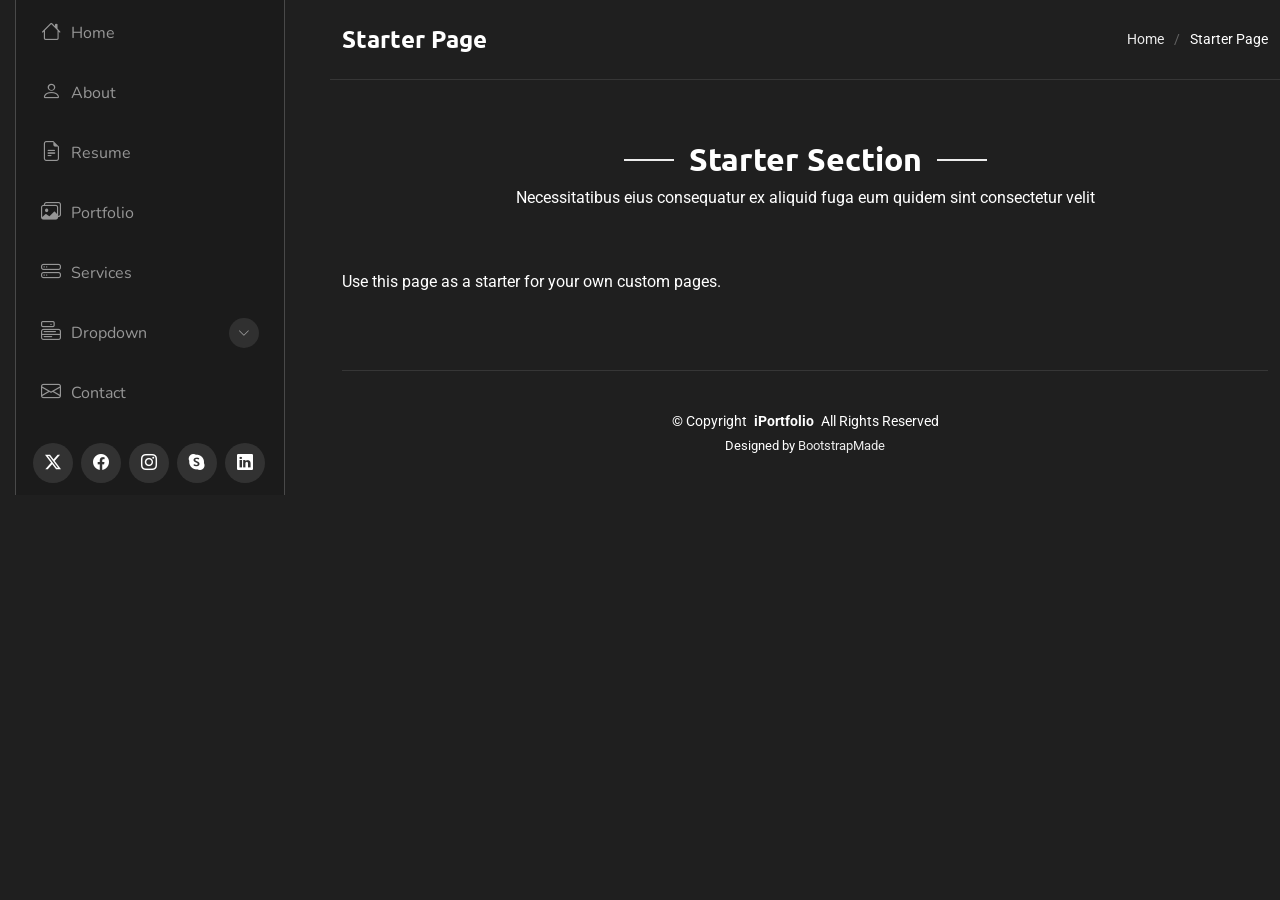
<file: starter-page.html>
<!DOCTYPE html>
<html lang="en">

<head>
  <meta charset="utf-8">
  <meta content="width=device-width, initial-scale=1.0" name="viewport">
  <title>Starter Page - SnapFolio Bootstrap Template</title>
  <meta name="description" content="">
  <meta name="keywords" content="">

  <!-- Favicons -->
  <link href="assets/img/favicon.png" rel="icon">
  <link href="assets/img/apple-touch-icon.png" rel="apple-touch-icon">

  <!-- Fonts -->
  <link href="https://fonts.googleapis.com" rel="preconnect">
  <link href="https://fonts.gstatic.com" rel="preconnect" crossorigin>
  <link href="https://fonts.googleapis.com/css2?family=Roboto:ital,wght@0,100;0,300;0,400;0,500;0,700;0,900;1,100;1,300;1,400;1,500;1,700;1,900&family=Ubuntu:ital,wght@0,300;0,400;0,500;0,700;1,300;1,400;1,500;1,700&family=Nunito:ital,wght@0,200;0,300;0,400;0,500;0,600;0,700;0,800;0,900;1,200;1,300;1,400;1,500;1,600;1,700;1,800;1,900&display=swap" rel="stylesheet">

  <!-- Vendor CSS Files -->
  <link href="assets/vendor/bootstrap/css/bootstrap.min.css" rel="stylesheet">
  <link href="assets/vendor/bootstrap-icons/bootstrap-icons.css" rel="stylesheet">
  <link href="assets/vendor/aos/aos.css" rel="stylesheet">
  <link href="assets/vendor/glightbox/css/glightbox.min.css" rel="stylesheet">
  <link href="assets/vendor/swiper/swiper-bundle.min.css" rel="stylesheet">

  <!-- Main CSS File -->
  <link href="assets/css/main.css" rel="stylesheet">

  <!-- =======================================================
  * Template Name: SnapFolio
  * Template URL: https://bootstrapmade.com/snapfolio-bootstrap-portfolio-template/
  * Updated: Jul 21 2025 with Bootstrap v5.3.7
  * Author: BootstrapMade.com
  * License: https://bootstrapmade.com/license/
  ======================================================== -->
</head>

<body class="starter-page-page">

  <header id="header" class="header dark-background d-flex flex-column justify-content-center">
    <i class="header-toggle d-xl-none bi bi-list"></i>

    <div class="header-container d-flex flex-column align-items-start">
      <nav id="navmenu" class="navmenu">
        <ul>
          <li><a href="#hero"><i class="bi bi-house navicon"></i>Home</a></li>
          <li><a href="#about"><i class="bi bi-person navicon"></i> About</a></li>
          <li><a href="#resume"><i class="bi bi-file-earmark-text navicon"></i> Resume</a></li>
          <li><a href="#portfolio"><i class="bi bi-images navicon"></i> Portfolio</a></li>
          <li><a href="#services"><i class="bi bi-hdd-stack navicon"></i> Services</a></li>
          <li class="dropdown"><a href="#"><i class="bi bi-menu-button navicon"></i> <span>Dropdown</span> <i class="bi bi-chevron-down toggle-dropdown"></i></a>
            <ul>
              <li><a href="#">Dropdown 1</a></li>
              <li class="dropdown"><a href="#"><span>Deep Dropdown</span> <i class="bi bi-chevron-down toggle-dropdown"></i></a>
                <ul>
                  <li><a href="#">Deep Dropdown 1</a></li>
                  <li><a href="#">Deep Dropdown 2</a></li>
                  <li><a href="#">Deep Dropdown 3</a></li>
                  <li><a href="#">Deep Dropdown 4</a></li>
                  <li><a href="#">Deep Dropdown 5</a></li>
                </ul>
              </li>
              <li><a href="#">Dropdown 2</a></li>
              <li><a href="#">Dropdown 3</a></li>
              <li><a href="#">Dropdown 4</a></li>
            </ul>
          </li>
          <li><a href="#contact"><i class="bi bi-envelope navicon"></i> Contact</a></li>
        </ul>
      </nav>

      <div class="social-links text-center">
        <a href="#" class="twitter"><i class="bi bi-twitter-x"></i></a>
        <a href="#" class="facebook"><i class="bi bi-facebook"></i></a>
        <a href="#" class="instagram"><i class="bi bi-instagram"></i></a>
        <a href="#" class="google-plus"><i class="bi bi-skype"></i></a>
        <a href="#" class="linkedin"><i class="bi bi-linkedin"></i></a>
      </div>

    </div>

  </header>

  <main class="main">

    <!-- Page Title -->
    <div class="page-title dark-background">
      <div class="container d-lg-flex justify-content-between align-items-center">
        <h1 class="mb-2 mb-lg-0">Starter Page</h1>
        <nav class="breadcrumbs">
          <ol>
            <li><a href="index.html">Home</a></li>
            <li class="current">Starter Page</li>
          </ol>
        </nav>
      </div>
    </div><!-- End Page Title -->

    <!-- Starter Section Section -->
    <section id="starter-section" class="starter-section section">

      <!-- Section Title -->
      <div class="container section-title" data-aos="fade-up">
        <h2>Starter Section</h2>
        <p>Necessitatibus eius consequatur ex aliquid fuga eum quidem sint consectetur velit</p>
      </div><!-- End Section Title -->

      <div class="container" data-aos="fade-up">
        <p>Use this page as a starter for your own custom pages.</p>
      </div>

    </section><!-- /Starter Section Section -->

  </main>

  <footer id="footer" class="footer position-relative">

    <div class="container">
      <div class="copyright text-center ">
        <p>© <span>Copyright</span> <strong class="px-1 sitename">iPortfolio</strong> <span>All Rights Reserved</span></p>
      </div>
      <div class="credits">
        <!-- All the links in the footer should remain intact. -->
        <!-- You can delete the links only if you've purchased the pro version. -->
        <!-- Licensing information: https://bootstrapmade.com/license/ -->
        <!-- Purchase the pro version with working PHP/AJAX contact form: [buy-url] -->
        Designed by <a href="https://bootstrapmade.com/">BootstrapMade</a>
      </div>
    </div>

  </footer>

  <!-- Scroll Top -->
  <a href="#" id="scroll-top" class="scroll-top d-flex align-items-center justify-content-center"><i class="bi bi-arrow-up-short"></i></a>

  <!-- Preloader -->
  <div id="preloader"></div>

  <!-- Vendor JS Files -->
  <script src="assets/vendor/bootstrap/js/bootstrap.bundle.min.js"></script>
  <script src="assets/vendor/php-email-form/validate.js"></script>
  <script src="assets/vendor/aos/aos.js"></script>
  <script src="assets/vendor/typed.js/typed.umd.js"></script>
  <script src="assets/vendor/purecounter/purecounter_vanilla.js"></script>
  <script src="assets/vendor/waypoints/noframework.waypoints.js"></script>
  <script src="assets/vendor/isotope-layout/isotope.pkgd.min.js"></script>
  <script src="assets/vendor/imagesloaded/imagesloaded.pkgd.min.js"></script>
  <script src="assets/vendor/glightbox/js/glightbox.min.js"></script>
  <script src="assets/vendor/swiper/swiper-bundle.min.js"></script>

  <!-- Main JS File -->
  <script src="assets/js/main.js"></script>

</body>

</html>
</file>
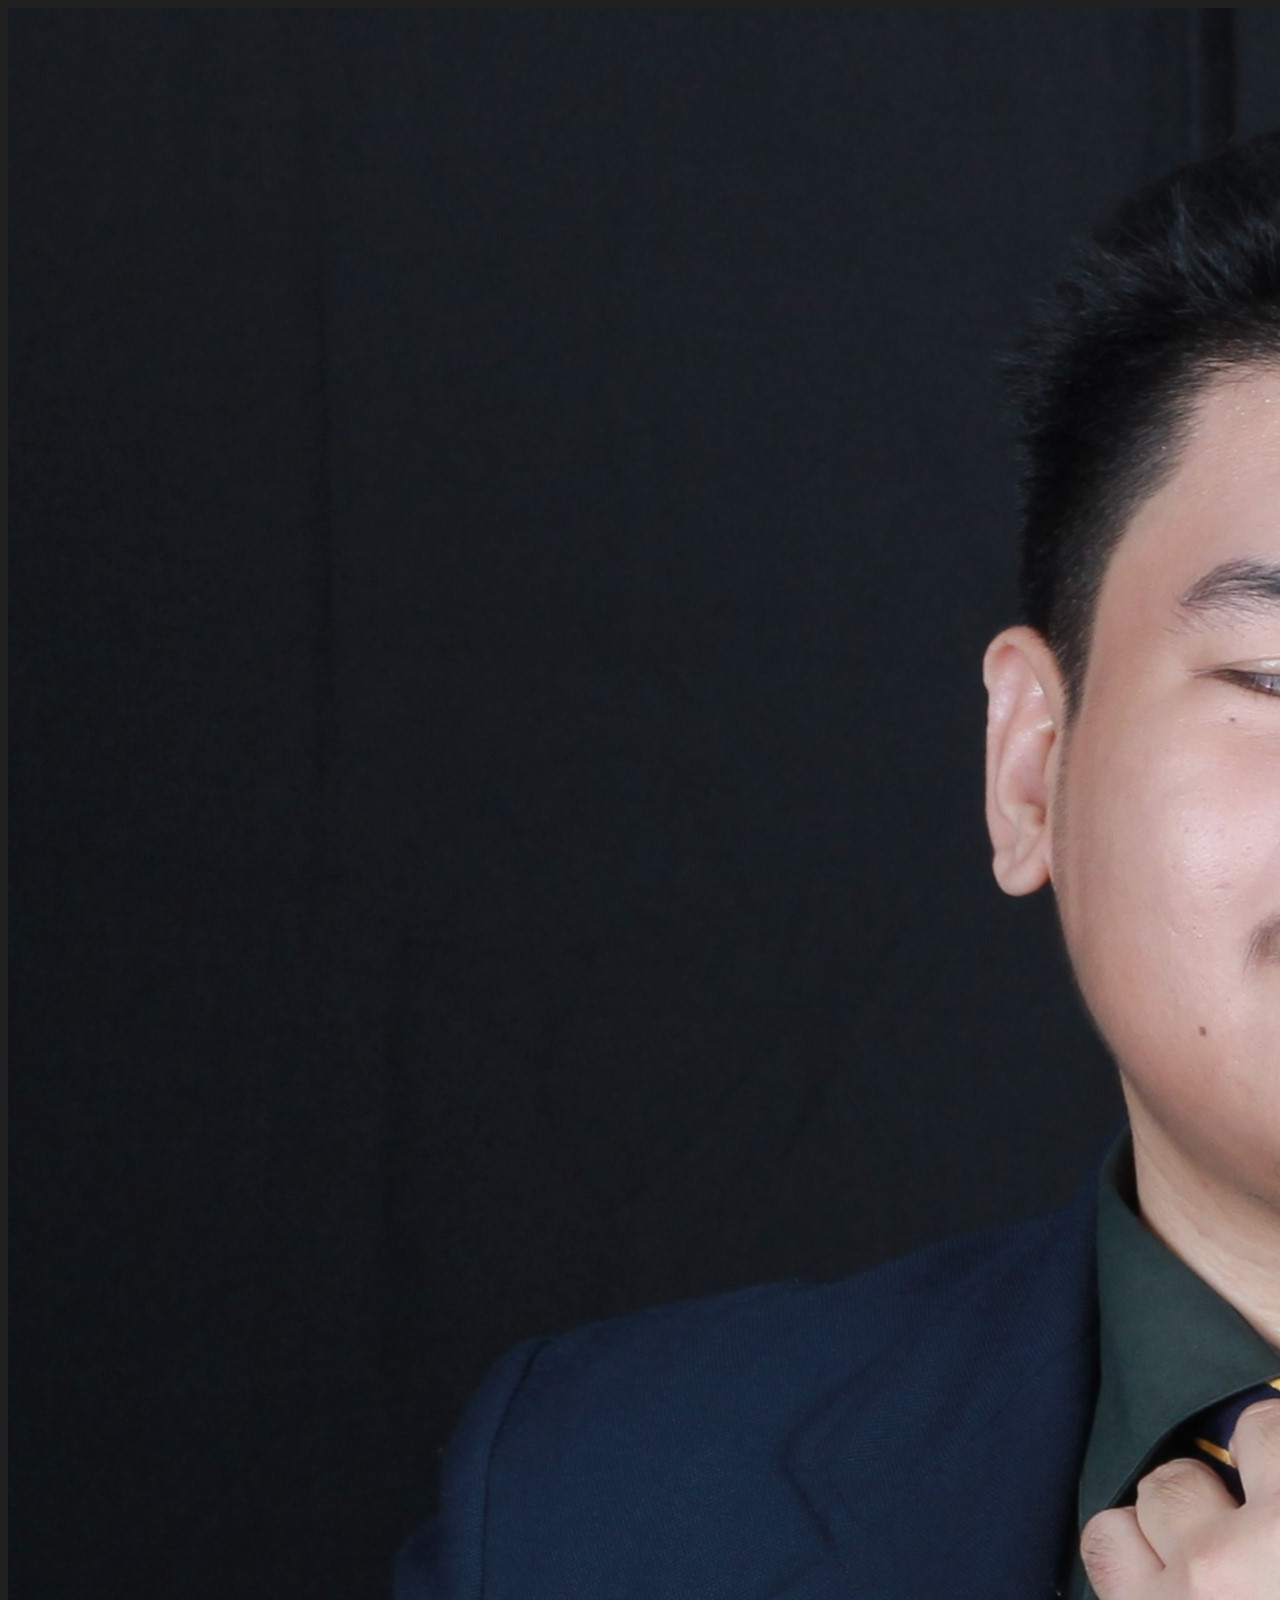
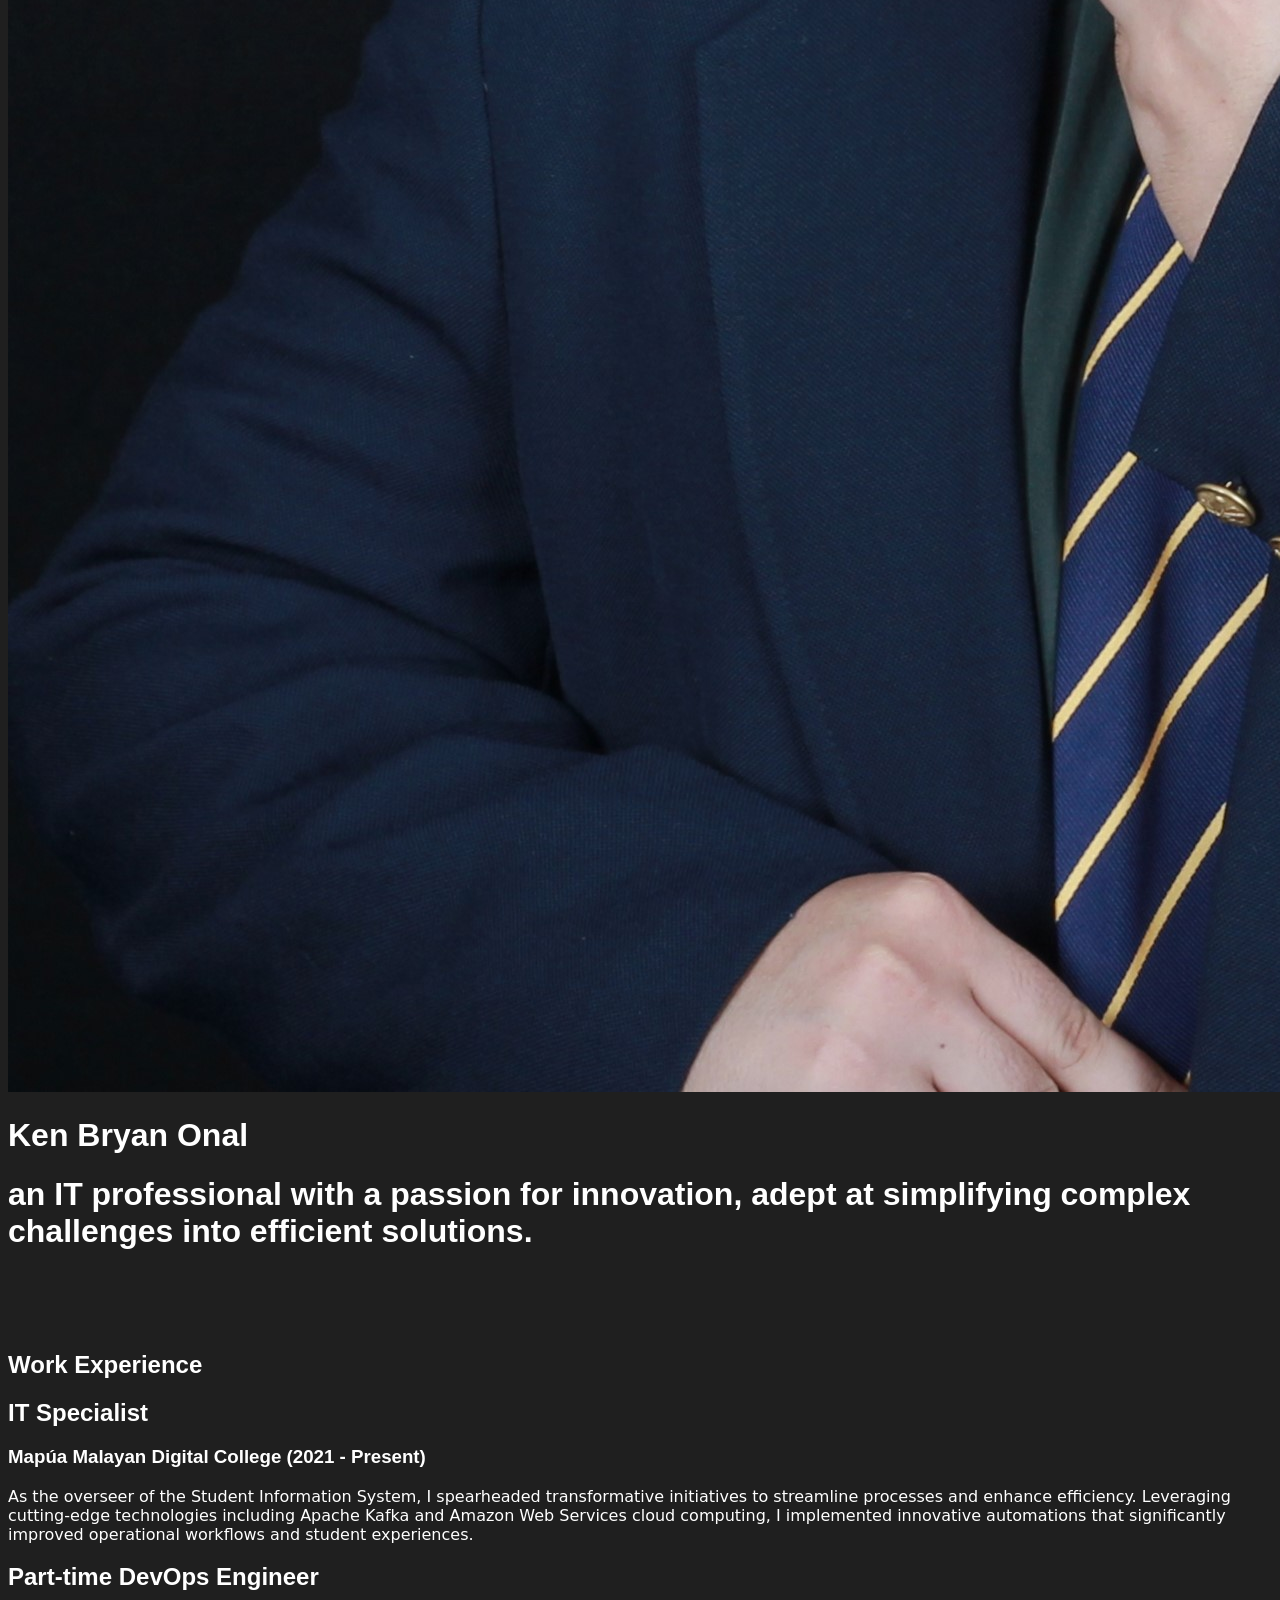
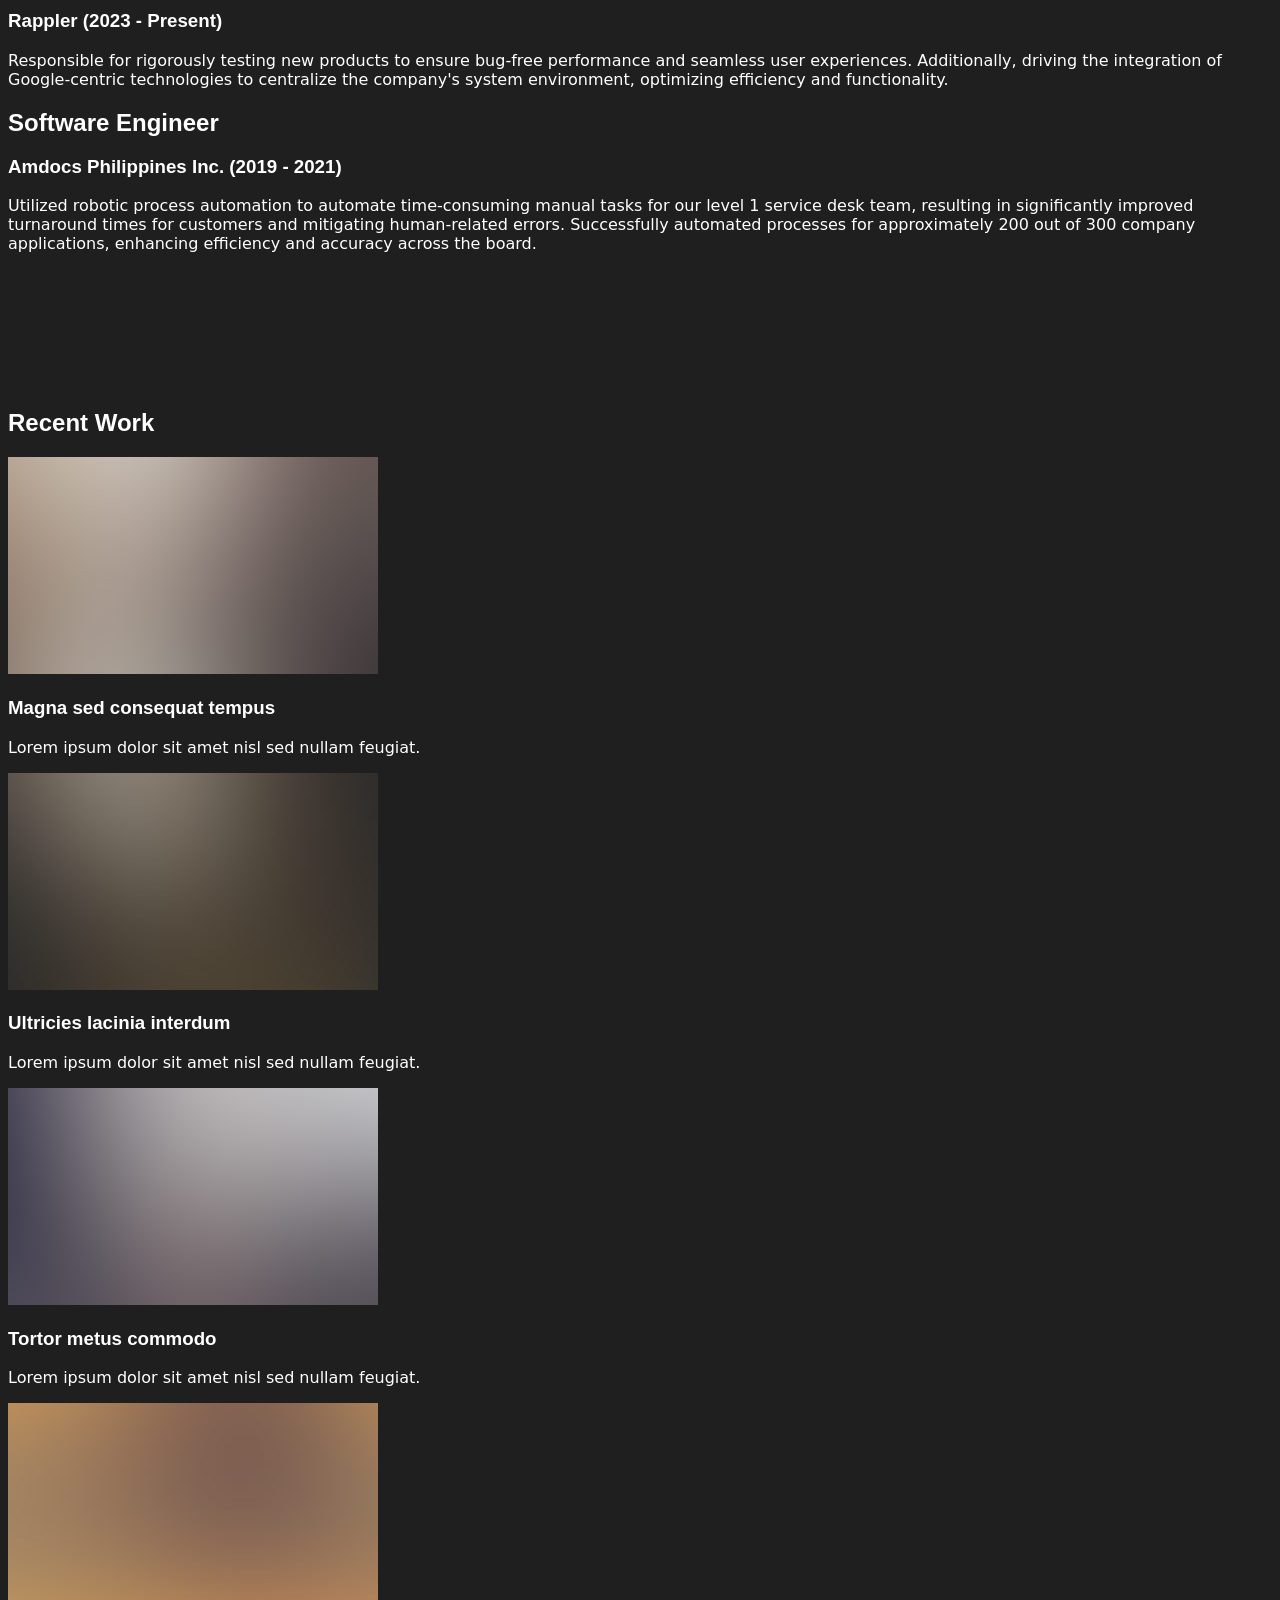
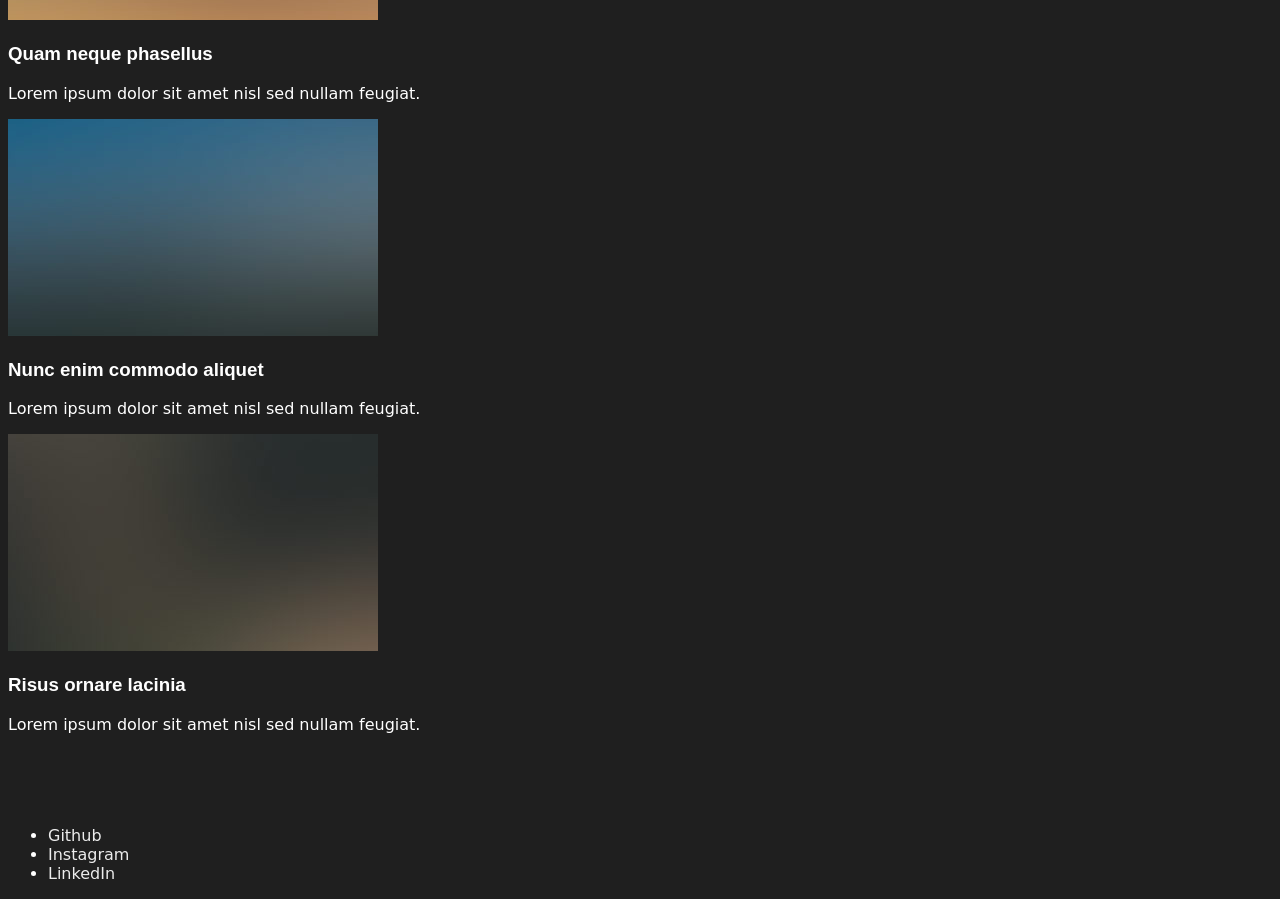
<file: testing.html>
<!DOCTYPE HTML>
<html>

<head>
	<title>Ken's Portfolio</title>
	<meta charset="utf-8" />
	<meta name="viewport" content="width=device-width, initial-scale=1, user-scalable=no" />
	<link rel="stylesheet" href="assets/css/main.css" />

	<!-- Google tag (gtag.js) -->
	<script async src="https://www.googletagmanager.com/gtag/js?id=G-W3GH9WQT1X"></script>
	<script>
		window.dataLayer = window.dataLayer || [];
		function gtag() { dataLayer.push(arguments); }
		gtag('js', new Date());

		gtag('config', 'G-W3GH9WQT1X');
	</script>
</head>

<body class="is-preload">

	<!-- Header -->
	<header id="header">
		<div class="inner">
			<a href="#" class="image avatar"><img src="images/profile.jpg" alt="" /></a>
			<h1><strong>Ken Bryan Onal</strong></h1>
			<h1>an IT professional with a passion for innovation, adept at simplifying complex
				challenges into efficient solutions.<br />
		</div>
	</header>

	<!-- Main -->
	<div id="main">

		<!-- One -->
		<section id="one">
			<header class="major">
				<h2>Work Experience</h2>
			</header>
			<h2 style="margin-bottom: 0%; font-weight: bold;">IT Specialist</h2>
			<h3>Mapúa Malayan Digital College (2021 - Present)</h3>
			<p>As the overseer of the Student Information System, I spearheaded transformative initiatives to streamline
				processes and enhance efficiency. Leveraging cutting-edge technologies including Apache Kafka and Amazon
				Web Services cloud computing, I implemented innovative automations that significantly improved
				operational workflows and student experiences.</p>
			<h2 style="margin-bottom: 0%; font-weight: bold;">Part-time DevOps Engineer</h2>
			<h3><strong>Rappler (2023 - Present)</strong></h3>
			<p>Responsible for rigorously testing new products to ensure bug-free performance and seamless user
				experiences. Additionally, driving the integration of Google-centric technologies to centralize the
				company's system environment, optimizing efficiency and functionality.</p>
			<h2 style="margin-bottom: 0%; font-weight: bold;">Software Engineer</h2>
			<h3><strong>Amdocs Philippines Inc. (2019 - 2021)</strong></h3>
			<p>Utilized robotic process automation to automate time-consuming manual tasks for our level 1 service desk
				team, resulting in significantly improved turnaround times for customers and mitigating human-related
				errors. Successfully automated processes for approximately 200 out of 300 company applications,
				enhancing efficiency and accuracy across the board.</p>
			<!-- <ul class="actions">
				<li><a href="#" class="button">Learn More</a></li>
			</ul> -->
		</section>

		<!-- Two -->
		<section id="two">
			<h2>Recent Work</h2>
			<div class="row">
				<article class="col-6 col-12-xsmall work-item">
					<a href="images/fulls/01.jpg" class="image fit thumb"><img src="images/thumbs/01.jpg" alt="" /></a>
					<h3>Magna sed consequat tempus</h3>
					<p>Lorem ipsum dolor sit amet nisl sed nullam feugiat.</p>
				</article>
				<article class="col-6 col-12-xsmall work-item">
					<a href="images/fulls/02.jpg" class="image fit thumb"><img src="images/thumbs/02.jpg" alt="" /></a>
					<h3>Ultricies lacinia interdum</h3>
					<p>Lorem ipsum dolor sit amet nisl sed nullam feugiat.</p>
				</article>
				<article class="col-6 col-12-xsmall work-item">
					<a href="images/fulls/03.jpg" class="image fit thumb"><img src="images/thumbs/03.jpg" alt="" /></a>
					<h3>Tortor metus commodo</h3>
					<p>Lorem ipsum dolor sit amet nisl sed nullam feugiat.</p>
				</article>
				<article class="col-6 col-12-xsmall work-item">
					<a href="images/fulls/04.jpg" class="image fit thumb"><img src="images/thumbs/04.jpg" alt="" /></a>
					<h3>Quam neque phasellus</h3>
					<p>Lorem ipsum dolor sit amet nisl sed nullam feugiat.</p>
				</article>
				<article class="col-6 col-12-xsmall work-item">
					<a href="images/fulls/05.jpg" class="image fit thumb"><img src="images/thumbs/05.jpg" alt="" /></a>
					<h3>Nunc enim commodo aliquet</h3>
					<p>Lorem ipsum dolor sit amet nisl sed nullam feugiat.</p>
				</article>
				<article class="col-6 col-12-xsmall work-item">
					<a href="images/fulls/06.jpg" class="image fit thumb"><img src="images/thumbs/06.jpg" alt="" /></a>
					<h3>Risus ornare lacinia</h3>
					<p>Lorem ipsum dolor sit amet nisl sed nullam feugiat.</p>
				</article>
			</div>
					<!-- <ul class="actions">
				<li><a href="#" class="button">Full Portfolio</a></li>
			</ul> -->
		</section>

		<!-- Three -->
		<!-- <section id="three">
			<h2>Get In Touch</h2>
			<p>Accumsan pellentesque commodo blandit enim arcu non at amet id arcu magna. Accumsan orci faucibus id eu
				lorem semper nunc nisi lorem vulputate lorem neque lorem ipsum dolor.</p>
			<div class="row">
				<div class="col-8 col-12-small">
					<form method="post" action="#">
						<div class="row gtr-uniform gtr-50">
							<div class="col-6 col-12-xsmall"><input type="text" name="name" id="name"
									placeholder="Name" /></div>
							<div class="col-6 col-12-xsmall"><input type="email" name="email" id="email"
									placeholder="Email" /></div>
							<div class="col-12"><textarea name="message" id="message" placeholder="Message"
									rows="4"></textarea></div>
						</div>
					</form>
					<ul class="actions">
						<li><input type="submit" value="Send Message" /></li>
					</ul>
				</div>
				<div class="col-4 col-12-small">
					<ul class="labeled-icons">
						<li>
							<h3 class="icon solid fa-home"><span class="label">Address</span></h3>
							1234 Somewhere Rd.<br />
							Nashville, TN 00000<br />
							United States
						</li>
						<li>
							<h3 class="icon solid fa-mobile-alt"><span class="label">Phone</span></h3>
							000-000-0000
						</li>
						<li>
							<h3 class="icon solid fa-envelope"><span class="label">Email</span></h3>
							<a href="#">hello@untitled.tld</a>
						</li>
					</ul>
				</div>
			</div>
		</section> -->

		<!-- Four -->
		<!--
					<section id="four">
						<h2>Elements</h2>

						<section>
							<h4>Text</h4>
							<p>This is <b>bold</b> and this is <strong>strong</strong>. This is <i>italic</i> and this is <em>emphasized</em>.
							This is <sup>superscript</sup> text and this is <sub>subscript</sub> text.
							This is <u>underlined</u> and this is code: <code>for (;;) { ... }</code>. Finally, <a href="#">this is a link</a>.</p>
							<hr />
							<header>
								<h4>Heading with a Subtitle</h4>
								<p>Lorem ipsum dolor sit amet nullam id egestas urna aliquam</p>
							</header>
							<p>Nunc lacinia ante nunc ac lobortis. Interdum adipiscing gravida odio porttitor sem non mi integer non faucibus ornare mi ut ante amet placerat aliquet. Volutpat eu sed ante lacinia sapien lorem accumsan varius montes viverra nibh in adipiscing blandit tempus accumsan.</p>
							<header>
								<h5>Heading with a Subtitle</h5>
								<p>Lorem ipsum dolor sit amet nullam id egestas urna aliquam</p>
							</header>
							<p>Nunc lacinia ante nunc ac lobortis. Interdum adipiscing gravida odio porttitor sem non mi integer non faucibus ornare mi ut ante amet placerat aliquet. Volutpat eu sed ante lacinia sapien lorem accumsan varius montes viverra nibh in adipiscing blandit tempus accumsan.</p>
							<hr />
							<h2>Heading Level 2</h2>
							<h3>Heading Level 3</h3>
							<h4>Heading Level 4</h4>
							<h5>Heading Level 5</h5>
							<h6>Heading Level 6</h6>
							<hr />
							<h5>Blockquote</h5>
							<blockquote>Fringilla nisl. Donec accumsan interdum nisi, quis tincidunt felis sagittis eget tempus euismod. Vestibulum ante ipsum primis in faucibus vestibulum. Blandit adipiscing eu felis iaculis volutpat ac adipiscing accumsan faucibus. Vestibulum ante ipsum primis in faucibus lorem ipsum dolor sit amet nullam adipiscing eu felis.</blockquote>
							<h5>Preformatted</h5>
							<pre><code>i = 0;

while (!deck.isInOrder()) {
print 'Iteration ' + i;
deck.shuffle();
i++;
}

print 'It took ' + i + ' iterations to sort the deck.';</code></pre>
						</section>

						<section>
							<h4>Lists</h4>
							<div class="row">
								<div class="col-6 col-12-xsmall">
									<h5>Unordered</h5>
									<ul>
										<li>Dolor pulvinar etiam magna etiam.</li>
										<li>Sagittis adipiscing lorem eleifend.</li>
										<li>Felis enim feugiat dolore viverra.</li>
									</ul>
									<h5>Alternate</h5>
									<ul class="alt">
										<li>Dolor pulvinar etiam magna etiam.</li>
										<li>Sagittis adipiscing lorem eleifend.</li>
										<li>Felis enim feugiat dolore viverra.</li>
									</ul>
								</div>
								<div class="col-6 col-12-xsmall">
									<h5>Ordered</h5>
									<ol>
										<li>Dolor pulvinar etiam magna etiam.</li>
										<li>Etiam vel felis at lorem sed viverra.</li>
										<li>Felis enim feugiat dolore viverra.</li>
										<li>Dolor pulvinar etiam magna etiam.</li>
										<li>Etiam vel felis at lorem sed viverra.</li>
										<li>Felis enim feugiat dolore viverra.</li>
									</ol>
									<h5>Icons</h5>
									<ul class="icons">
										<li><a href="#" class="icon brands fa-twitter"><span class="label">Twitter</span></a></li>
										<li><a href="#" class="icon brands fa-facebook-f"><span class="label">Facebook</span></a></li>
										<li><a href="#" class="icon brands fa-instagram"><span class="label">Instagram</span></a></li>
										<li><a href="#" class="icon brands fa-github"><span class="label">Github</span></a></li>
										<li><a href="#" class="icon brands fa-dribbble"><span class="label">Dribbble</span></a></li>
										<li><a href="#" class="icon brands fa-tumblr"><span class="label">Tumblr</span></a></li>
									</ul>
								</div>
							</div>
							<h5>Actions</h5>
							<ul class="actions">
								<li><a href="#" class="button primary">Default</a></li>
								<li><a href="#" class="button">Default</a></li>
							</ul>
							<ul class="actions small">
								<li><a href="#" class="button primary small">Small</a></li>
								<li><a href="#" class="button small">Small</a></li>
							</ul>
							<div class="row">
								<div class="col-6 col-12-small">
									<ul class="actions stacked">
										<li><a href="#" class="button primary">Default</a></li>
										<li><a href="#" class="button">Default</a></li>
									</ul>
								</div>
								<div class="col-6 col-12-small">
									<ul class="actions stacked">
										<li><a href="#" class="button primary small">Small</a></li>
										<li><a href="#" class="button small">Small</a></li>
									</ul>
								</div>
								<div class="col-6 col-12-small">
									<ul class="actions stacked">
										<li><a href="#" class="button primary fit">Default</a></li>
										<li><a href="#" class="button fit">Default</a></li>
									</ul>
								</div>
								<div class="col-6 col-12-small">
									<ul class="actions stacked">
										<li><a href="#" class="button primary small fit">Small</a></li>
										<li><a href="#" class="button small fit">Small</a></li>
									</ul>
								</div>
							</div>
						</section>

						<section>
							<h4>Table</h4>
							<h5>Default</h5>
							<div class="table-wrapper">
								<table>
									<thead>
										<tr>
											<th>Name</th>
											<th>Description</th>
											<th>Price</th>
										</tr>
									</thead>
									<tbody>
										<tr>
											<td>Item One</td>
											<td>Ante turpis integer aliquet porttitor.</td>
											<td>29.99</td>
										</tr>
										<tr>
											<td>Item Two</td>
											<td>Vis ac commodo adipiscing arcu aliquet.</td>
											<td>19.99</td>
										</tr>
										<tr>
											<td>Item Three</td>
											<td> Morbi faucibus arcu accumsan lorem.</td>
											<td>29.99</td>
										</tr>
										<tr>
											<td>Item Four</td>
											<td>Vitae integer tempus condimentum.</td>
											<td>19.99</td>
										</tr>
										<tr>
											<td>Item Five</td>
											<td>Ante turpis integer aliquet porttitor.</td>
											<td>29.99</td>
										</tr>
									</tbody>
									<tfoot>
										<tr>
											<td colspan="2"></td>
											<td>100.00</td>
										</tr>
									</tfoot>
								</table>
							</div>

							<h5>Alternate</h5>
							<div class="table-wrapper">
								<table class="alt">
									<thead>
										<tr>
											<th>Name</th>
											<th>Description</th>
											<th>Price</th>
										</tr>
									</thead>
									<tbody>
										<tr>
											<td>Item One</td>
											<td>Ante turpis integer aliquet porttitor.</td>
											<td>29.99</td>
										</tr>
										<tr>
											<td>Item Two</td>
											<td>Vis ac commodo adipiscing arcu aliquet.</td>
											<td>19.99</td>
										</tr>
										<tr>
											<td>Item Three</td>
											<td> Morbi faucibus arcu accumsan lorem.</td>
											<td>29.99</td>
										</tr>
										<tr>
											<td>Item Four</td>
											<td>Vitae integer tempus condimentum.</td>
											<td>19.99</td>
										</tr>
										<tr>
											<td>Item Five</td>
											<td>Ante turpis integer aliquet porttitor.</td>
											<td>29.99</td>
										</tr>
									</tbody>
									<tfoot>
										<tr>
											<td colspan="2"></td>
											<td>100.00</td>
										</tr>
									</tfoot>
								</table>
							</div>
						</section>

						<section>
							<h4>Buttons</h4>
							<ul class="actions">
								<li><a href="#" class="button primary">Primary</a></li>
								<li><a href="#" class="button">Default</a></li>
							</ul>
							<ul class="actions">
								<li><a href="#" class="button large">Large</a></li>
								<li><a href="#" class="button">Default</a></li>
								<li><a href="#" class="button small">Small</a></li>
							</ul>
							<ul class="actions fit">
								<li><a href="#" class="button primary fit">Fit</a></li>
								<li><a href="#" class="button fit">Fit</a></li>
							</ul>
							<ul class="actions fit small">
								<li><a href="#" class="button primary fit small">Fit + Small</a></li>
								<li><a href="#" class="button fit small">Fit + Small</a></li>
							</ul>
							<ul class="actions">
								<li><a href="#" class="button primary icon solid fa-download">Icon</a></li>
								<li><a href="#" class="button icon solid fa-download">Icon</a></li>
							</ul>
							<ul class="actions">
								<li><span class="button primary disabled">Primary</span></li>
								<li><span class="button disabled">Default</span></li>
							</ul>
						</section>

						<section>
							<h4>Form</h4>
							<form method="post" action="#">
								<div class="row gtr-uniform gtr-50">
									<div class="col-6 col-12-xsmall">
										<input type="text" name="demo-name" id="demo-name" value="" placeholder="Name" />
									</div>
									<div class="col-6 col-12-xsmall">
										<input type="email" name="demo-email" id="demo-email" value="" placeholder="Email" />
									</div>
									<div class="col-12">
										<select name="demo-category" id="demo-category">
											<option value="">- Category -</option>
											<option value="1">Manufacturing</option>
											<option value="1">Shipping</option>
											<option value="1">Administration</option>
											<option value="1">Human Resources</option>
										</select>
									</div>
									<div class="col-4 col-12-small">
										<input type="radio" id="demo-priority-low" name="demo-priority" checked>
										<label for="demo-priority-low">Low Priority</label>
									</div>
									<div class="col-4 col-12-small">
										<input type="radio" id="demo-priority-normal" name="demo-priority">
										<label for="demo-priority-normal">Normal Priority</label>
									</div>
									<div class="col-4 col-12-small">
										<input type="radio" id="demo-priority-high" name="demo-priority">
										<label for="demo-priority-high">High Priority</label>
									</div>
									<div class="col-6 col-12-small">
										<input type="checkbox" id="demo-copy" name="demo-copy">
										<label for="demo-copy">Email me a copy of this message</label>
									</div>
									<div class="col-6 col-12-small">
										<input type="checkbox" id="demo-human" name="demo-human" checked>
										<label for="demo-human">I am a human and not a robot</label>
									</div>
									<div class="col-12">
										<textarea name="demo-message" id="demo-message" placeholder="Enter your message" rows="6"></textarea>
									</div>
									<div class="col-12">
										<ul class="actions">
											<li><input type="submit" value="Send Message" class="primary" /></li>
											<li><input type="reset" value="Reset" /></li>
										</ul>
									</div>
								</div>
							</form>
						</section>

						<section>
							<h4>Image</h4>
							<h5>Fit</h5>
							<div class="box alt">
								<div class="row gtr-50 gtr-uniform">
									<div class="col-12"><span class="image fit"><img src="images/fulls/05.jpg" alt="" /></span></div>
									<div class="col-4"><span class="image fit"><img src="images/thumbs/01.jpg" alt="" /></span></div>
									<div class="col-4"><span class="image fit"><img src="images/thumbs/02.jpg" alt="" /></span></div>
									<div class="col-4"><span class="image fit"><img src="images/thumbs/03.jpg" alt="" /></span></div>
									<div class="col-4"><span class="image fit"><img src="images/thumbs/04.jpg" alt="" /></span></div>
									<div class="col-4"><span class="image fit"><img src="images/thumbs/05.jpg" alt="" /></span></div>
									<div class="col-4"><span class="image fit"><img src="images/thumbs/06.jpg" alt="" /></span></div>
									<div class="col-4"><span class="image fit"><img src="images/thumbs/03.jpg" alt="" /></span></div>
									<div class="col-4"><span class="image fit"><img src="images/thumbs/02.jpg" alt="" /></span></div>
									<div class="col-4"><span class="image fit"><img src="images/thumbs/01.jpg" alt="" /></span></div>
								</div>
							</div>
							<h5>Left &amp; Right</h5>
							<p><span class="image left"><img src="images/avatar.jpg" alt="" /></span>Fringilla nisl. Donec accumsan interdum nisi, quis tincidunt felis sagittis eget. tempus euismod. Vestibulum ante ipsum primis in faucibus vestibulum. Blandit adipiscing eu felis iaculis volutpat ac adipiscing accumsan eu faucibus. Integer ac pellentesque praesent tincidunt felis sagittis eget. tempus euismod. Vestibulum ante ipsum primis in faucibus vestibulum. Blandit adipiscing eu felis iaculis volutpat ac adipiscing accumsan eu faucibus. Integer ac pellentesque praesent. Donec accumsan interdum nisi, quis tincidunt felis sagittis eget. tempus euismod. Vestibulum ante ipsum primis in faucibus vestibulum. Blandit adipiscing eu felis iaculis volutpat ac adipiscing accumsan eu faucibus. Integer ac pellentesque praesent tincidunt felis sagittis eget. tempus euismod. Vestibulum ante ipsum primis in faucibus vestibulum. Blandit adipiscing eu felis iaculis volutpat ac adipiscing accumsan eu faucibus. Integer ac pellentesque praesent.</p>
							<p><span class="image right"><img src="images/avatar.jpg" alt="" /></span>Fringilla nisl. Donec accumsan interdum nisi, quis tincidunt felis sagittis eget. tempus euismod. Vestibulum ante ipsum primis in faucibus vestibulum. Blandit adipiscing eu felis iaculis volutpat ac adipiscing accumsan eu faucibus. Integer ac pellentesque praesent tincidunt felis sagittis eget. tempus euismod. Vestibulum ante ipsum primis in faucibus vestibulum. Blandit adipiscing eu felis iaculis volutpat ac adipiscing accumsan eu faucibus. Integer ac pellentesque praesent. Donec accumsan interdum nisi, quis tincidunt felis sagittis eget. tempus euismod. Vestibulum ante ipsum primis in faucibus vestibulum. Blandit adipiscing eu felis iaculis volutpat ac adipiscing accumsan eu faucibus. Integer ac pellentesque praesent tincidunt felis sagittis eget. tempus euismod. Vestibulum ante ipsum primis in faucibus vestibulum. Blandit adipiscing eu felis iaculis volutpat ac adipiscing accumsan eu faucibus. Integer ac pellentesque praesent.</p>
						</section>

					</section>
				-->

	</div>

	<!-- Footer -->
	<footer id="footer">
		<div class="inner">
			<ul class="icons">
				<li><a href="https://github.com/Konaru" class="icon brands fa-github" target="_blank"
						rel="noopener noreferrer"><span class="label">Github</span></a></li>
				<li><a href="https://www.instagram.com/kenbryan002" class="icon brands fa-instagram" target="_blank"
						rel="noopener noreferrer"><span class="label">Instagram</span></a></li>
				<li><a href="https://www.linkedin.com/in/ken-bryan-onal-185116223" class="icon brands fa-linkedin"><span
							class="label">LinkedIn</span></a></li>
			</ul>
		</div>
	</footer>

	<!-- Scripts -->
	<script src="assets/js/jquery.min.js"></script>
	<script src="assets/js/jquery.poptrox.min.js"></script>
	<script src="assets/js/browser.min.js"></script>
	<script src="assets/js/breakpoints.min.js"></script>
	<script src="assets/js/util.js"></script>
	<script src="assets/js/main.js"></script>

</body>

</html>
</file>
<file: assets/css/main.css>
/**
* Template Name: SnapFolio
* Template URL: https://bootstrapmade.com/snapfolio-bootstrap-portfolio-template/
* Updated: Jul 21 2025 with Bootstrap v5.3.7
* Author: BootstrapMade.com
* License: https://bootstrapmade.com/license/
*/

/*--------------------------------------------------------------
# Font & Color Variables
# Help: https://bootstrapmade.com/color-system/
--------------------------------------------------------------*/
/* Fonts */
:root {
  --default-font: "Roboto",  system-ui, -apple-system, "Segoe UI", Roboto, "Helvetica Neue", Arial, "Noto Sans", "Liberation Sans", sans-serif, "Apple Color Emoji", "Segoe UI Emoji", "Segoe UI Symbol", "Noto Color Emoji";
  --heading-font: "Ubuntu",  sans-serif;
  --nav-font: "Nunito",  sans-serif;
}

/* Global Colors - The following color variables are used throughout the website. Updating them here will change the color scheme of the entire website */
:root { 
  --background-color: #1f1f1f; /* Background color for the entire website, including individual sections */
  --default-color: #ffffff; /* Default color used for the majority of the text content across the entire website */
  --heading-color: #ffffff; /* Color for headings, subheadings and title throughout the website */
  --accent-color: #ececec; /* Accent color that represents your brand on the website. It's used for buttons, links, and other elements that need to stand out */
  --surface-color: #232323; /* The surface color is used as a background of boxed elements within sections, such as cards, icon boxes, or other elements that require a visual separation from the global background. */
  --contrast-color: #310606; /* Contrast color for text, ensuring readability against backgrounds of accent, heading, or default colors. */
}

/* Nav Menu Colors - The following color variables are used specifically for the navigation menu. They are separate from the global colors to allow for more customization options */
:root {
  --nav-color: rgba(236, 236, 236, 0.59);  /* The default color of the main navmenu links */
  --nav-hover-color: #ffffff; /* Applied to main navmenu links when they are hovered over or active */
  --nav-mobile-background-color: #393939; /* Used as the background color for mobile navigation menu */
  --nav-dropdown-background-color: #393939; /* Used as the background color for dropdown items that appear when hovering over primary navigation items */
  --nav-dropdown-color: #ffffff; /* Used for navigation links of the dropdown items in the navigation menu. */
  --nav-dropdown-hover-color: #ececec; /* Similar to --nav-hover-color, this color is applied to dropdown navigation links when they are hovered over. */
}

/* Color Presets - These classes override global colors when applied to any section or element, providing reuse of the sam color scheme. */

.light-background {
  --background-color: #2c2c2c;
  --surface-color: #323232;
}

.dark-background {
  --background-color: #040b14;
  --default-color: #ffffff;
  --heading-color: #ffffff;
  --surface-color: #151f2b;
  --contrast-color: #ffffff;
}

/* Smooth scroll */
:root {
  scroll-behavior: smooth;
}

/*--------------------------------------------------------------
# General Styling & Shared Classes
--------------------------------------------------------------*/
body {
  color: var(--default-color);
  background-color: var(--background-color);
  font-family: var(--default-font);
}

a {
  color: var(--accent-color);
  text-decoration: none;
  transition: 0.3s;
}

a:hover {
  color: color-mix(in srgb, var(--accent-color), transparent 25%);
  text-decoration: none;
}

h1,
h2,
h3,
h4,
h5,
h6 {
  color: var(--heading-color);
  font-family: var(--heading-font);
}

/* PHP Email Form Messages
------------------------------*/
.php-email-form .error-message {
  display: none;
  background: #df1529;
  color: #ffffff;
  text-align: left;
  padding: 15px;
  margin-bottom: 24px;
  font-weight: 600;
}

.php-email-form .sent-message {
  display: none;
  color: #ffffff;
  background: #059652;
  text-align: center;
  padding: 15px;
  margin-bottom: 24px;
  font-weight: 600;
}

.php-email-form .loading {
  display: none;
  background: var(--surface-color);
  text-align: center;
  padding: 15px;
  margin-bottom: 24px;
}

.php-email-form .loading:before {
  content: "";
  display: inline-block;
  border-radius: 50%;
  width: 24px;
  height: 24px;
  margin: 0 10px -6px 0;
  border: 3px solid var(--accent-color);
  border-top-color: var(--surface-color);
  animation: php-email-form-loading 1s linear infinite;
}

@keyframes php-email-form-loading {
  0% {
    transform: rotate(0deg);
  }

  100% {
    transform: rotate(360deg);
  }
}

/*--------------------------------------------------------------
# Global Header
--------------------------------------------------------------*/
.header {
  --background-color: #1b1b1b;
  --contrast-color: #444444;
  color: var(--default-color);
  position: fixed;
  top: 0;
  left: 0;
  bottom: 45%;
  padding: 0 15px;
  width: 300px;
  transition: all ease-in-out 0.3s;
  overflow-y: auto;
  z-index: 997;
}

.header .header-container {
  border-radius: 10px;
  padding: 15px;
  background-color: var(--background-color);
  border: 1px solid color-mix(in srgb, var(--default-color), transparent 80%);
}

.header .social-links {
  margin: 0 0 10px 0;
}

.header .social-links a {
  font-size: 16px;
  display: inline-flex;
  align-items: center;
  justify-content: center;
  background: color-mix(in srgb, var(--default-color), transparent 90%);
  color: var(--default-color);
  margin: 0 2px;
  border-radius: 50%;
  text-align: center;
  width: 40px;
  height: 40px;
  transition: 0.3s;
}

.header .social-links a:hover {
  color: var(--contrast-color);
  background: var(--accent-color);
}

@media (min-width: 1200px) {

  .header~main,
  .header~#footer {
    margin-left: 330px;
  }
}

@media (max-width: 1199px) {
  .header {
    left: -100%;
  }
}

.header.header-show {
  left: 0;
}

.header .header-toggle {
  color: var(--contrast-color);
  background-color: var(--accent-color);
  font-size: 22px;
  display: flex;
  align-items: center;
  justify-content: center;
  width: 40px;
  height: 40px;
  border-radius: 50%;
  cursor: pointer;
  position: fixed;
  top: 15px;
  right: 15px;
  z-index: 9999;
  transition: background-color 0.3s;
}

.header .header-toggle:hover {
  color: var(--contrast-color);
  background-color: color-mix(in srgb, var(--accent-color) 90%, white 15%);
}

/*--------------------------------------------------------------
# Navigation Menu
--------------------------------------------------------------*/
.mobile-nav-toggle {
  display: none;
}

.navmenu {
  padding: 0;
  z-index: 9997;
  width: 100%;
}

.navmenu ul {
  list-style: none;
  padding: 0 0 20px 0;
  margin: 0;
}

.navmenu a,
.navmenu a:focus {
  color: var(--nav-color);
  padding: 15px 10px;
  font-family: var(--nav-font);
  font-size: 16px;
  font-weight: 400;
  display: flex;
  align-items: center;
  white-space: nowrap;
  transition: 0.3s;
  width: 100%;
}

.navmenu a .navicon,
.navmenu a:focus .navicon {
  font-size: 20px;
  margin-right: 10px;
}

.navmenu a .toggle-dropdown,
.navmenu a:focus .toggle-dropdown {
  font-size: 12px;
  line-height: 0;
  margin-left: auto;
  width: 30px;
  height: 30px;
  display: flex;
  align-items: center;
  justify-content: center;
  border-radius: 50%;
  transition: 0.3s;
  flex-shrink: 0;
  background-color: color-mix(in srgb, var(--accent-color), transparent 90%);
}

.navmenu a .toggle-dropdown:hover,
.navmenu a:focus .toggle-dropdown:hover {
  background-color: var(--accent-color);
  color: var(--contrast-color);
}

.navmenu a:hover,
.navmenu .active,
.navmenu .active:focus {
  color: var(--nav-hover-color);
}

.navmenu a:hover .navicon,
.navmenu .active .navicon,
.navmenu .active:focus .navicon {
  color: var(--accent-color);
}

.navmenu .active .toggle-dropdown,
.navmenu .active:focus .toggle-dropdown {
  background-color: var(--accent-color);
  color: var(--contrast-color);
  transform: rotate(180deg);
}

.navmenu .dropdown {
  display: block;
}

.navmenu .dropdown a,
.navmenu .dropdown a:focus {
  color: --nav-dropdown-color;
}

.navmenu .dropdown a:hover,
.navmenu .dropdown .active,
.navmenu .dropdown .active:focus {
  color: var(--nav-dropdown-hover-color);
}

.navmenu .dropdown ul {
  position: static;
  display: none;
  z-index: 99;
  padding: 5px 10px;
  margin: 5px 10px;
  background-color: var(--nav-dropdown-background-color);
  border: 1px solid color-mix(in srgb, var(--default-color), transparent 90%);
  box-shadow: none;
  transition: all 0.5s ease-in-out;
}

.navmenu .dropdown ul ul {
  background-color: rgba(33, 37, 41, 0.1);
}

.navmenu .dropdown>.dropdown-active {
  display: block;
  background-color: rgba(33, 37, 41, 0.03);
}

/*--------------------------------------------------------------
# Global Footer
--------------------------------------------------------------*/
.footer {
  color: var(--default-color);
  background-color: var(--background-color);
  font-size: 14px;
  padding: 0 0 40px 0;
  position: relative;
}

.footer .copyright {
  padding-top: 40px;
  border-top: 1px solid color-mix(in srgb, var(--default-color), transparent 90%);
}

.footer .copyright p {
  margin-bottom: 0;
}

.footer .credits {
  margin-top: 4px;
  font-size: 13px;
  text-align: center;
}

/*--------------------------------------------------------------
# Preloader
--------------------------------------------------------------*/
#preloader {
  position: fixed;
  inset: 0;
  z-index: 999999;
  overflow: hidden;
  background: var(--background-color);
  transition: all 0.6s ease-out;
}

#preloader:before {
  content: "";
  position: fixed;
  top: calc(50% - 30px);
  left: calc(50% - 30px);
  border: 6px solid #ffffff;
  border-color: var(--accent-color) transparent var(--accent-color) transparent;
  border-radius: 50%;
  width: 60px;
  height: 60px;
  animation: animate-preloader 1.5s linear infinite;
}

@keyframes animate-preloader {
  0% {
    transform: rotate(0deg);
  }

  100% {
    transform: rotate(360deg);
  }
}

/*--------------------------------------------------------------
# Scroll Top Button
--------------------------------------------------------------*/
.scroll-top {
  position: fixed;
  visibility: hidden;
  opacity: 0;
  right: 15px;
  bottom: -15px;
  z-index: 99999;
  background-color: var(--accent-color);
  width: 44px;
  height: 44px;
  border-radius: 50px;
  transition: all 0.4s;
}

.scroll-top i {
  font-size: 24px;
  color: var(--contrast-color);
  line-height: 0;
}

.scroll-top:hover {
  background-color: color-mix(in srgb, var(--accent-color), transparent 20%);
  color: var(--contrast-color);
}

.scroll-top.active {
  visibility: visible;
  opacity: 1;
  bottom: 15px;
}

/*--------------------------------------------------------------
# Disable aos animation delay on mobile devices
--------------------------------------------------------------*/
@media screen and (max-width: 768px) {
  [data-aos-delay] {
    transition-delay: 0 !important;
  }
}

/*--------------------------------------------------------------
# Global Page Titles & Breadcrumbs
--------------------------------------------------------------*/
.page-title {
  color: var(--default-color);
  padding: 25px 0 0 0;
  position: relative;
}

.page-title .container {
  border-bottom: 1px solid color-mix(in srgb, var(--default-color), transparent 90%);
  padding-bottom: 25px;
}

.page-title h1 {
  font-size: 24px;
  font-weight: 700;
}

.page-title .breadcrumbs ol {
  display: flex;
  flex-wrap: wrap;
  list-style: none;
  padding: 0;
  margin: 0;
  font-size: 14px;
  font-weight: 400;
}

.page-title .breadcrumbs ol li+li {
  padding-left: 10px;
}

.page-title .breadcrumbs ol li+li::before {
  content: "/";
  display: inline-block;
  padding-right: 10px;
  color: color-mix(in srgb, var(--default-color), transparent 70%);
}

/*--------------------------------------------------------------
# Global Sections
--------------------------------------------------------------*/
section,
.section {
  color: var(--default-color);
  background-color: var(--background-color);
  padding: 60px 0;
  overflow: clip;
}

/*--------------------------------------------------------------
# Global Section Titles
--------------------------------------------------------------*/
.section-title {
  text-align: center;
  padding-bottom: 60px;
  position: relative;
}

.section-title h2 {
  font-size: 32px;
  font-weight: 700;
  position: relative;
}

.section-title h2:before,
.section-title h2:after {
  content: "";
  width: 50px;
  height: 2px;
  background: var(--accent-color);
  display: inline-block;
}

.section-title h2:before {
  margin: 0 15px 10px 0;
}

.section-title h2:after {
  margin: 0 0 10px 15px;
}

.section-title p {
  margin-bottom: 0;
}

/*--------------------------------------------------------------
# Hero Section
--------------------------------------------------------------*/
.hero {
  min-height: 100vh;
  position: relative;
  overflow: hidden;
  display: flex;
  align-items: center;
}

.hero .background-elements {
  position: absolute;
  top: 0;
  left: 0;
  width: 100%;
  height: 100%;
  z-index: 1;
  overflow: hidden;
}

.hero .background-elements .bg-circle {
  position: absolute;
  border-radius: 50%;
  background: linear-gradient(45deg, color-mix(in srgb, var(--accent-color), transparent 90%), color-mix(in srgb, var(--accent-color), transparent 95%));
  animation: float 6s ease-in-out infinite;
}

.hero .background-elements .bg-circle.circle-1 {
  width: 300px;
  height: 300px;
  top: 10%;
  right: 10%;
  animation-delay: 0s;
}

.hero .background-elements .bg-circle.circle-2 {
  width: 200px;
  height: 200px;
  bottom: 20%;
  left: 5%;
  animation-delay: 2s;
}

.hero .hero-content {
  position: relative;
  width: 100%;
  z-index: 2;
}

.hero .container {
  position: relative;
  z-index: 3;
}

.hero .hero-text h1 {
  font-size: 72px;
  font-weight: 800;
  line-height: 1.1;
  margin-bottom: 15px;
  color: var(--heading-color);
}

.hero .hero-text h1 .accent-text {
  color: var(--accent-color);
  position: relative;
}

.hero .hero-text h1 .accent-text::after {
  content: "";
  position: absolute;
  bottom: -5px;
  left: 0;
  width: 100%;
  height: 3px;
  background: linear-gradient(90deg, var(--accent-color), color-mix(in srgb, var(--accent-color), transparent 50%));
}

.hero .hero-text h2 {
  font-size: 32px;
  font-weight: 600;
  color: var(--heading-color);
  margin-bottom: 10px;
}

.hero .hero-text .lead {
  font-size: 24px;
  margin-bottom: 20px;
  color: var(--default-color);
}

.hero .hero-text .lead span {
  color: var(--accent-color);
  font-weight: 600;
  border-bottom: 2px solid var(--accent-color);
  padding-bottom: 2px;
}

.hero .hero-text .description {
  font-size: 18px;
  line-height: 1.6;
  color: color-mix(in srgb, var(--default-color), transparent 20%);
  margin-bottom: 40px;
  max-width: 500px;
}

.hero .hero-actions {
  display: flex;
  gap: 20px;
  margin-bottom: 40px;
  flex-wrap: wrap;
}

.hero .hero-actions .btn {
  padding: 14px 30px;
  font-size: 16px;
  font-weight: 600;
  border-radius: 50px;
  text-decoration: none;
  transition: all 0.3s ease;
  border: 2px solid;
}

.hero .hero-actions .btn.btn-primary {
  background-color: var(--accent-color);
  color: var(--contrast-color);
  border-color: var(--accent-color);
}

.hero .hero-actions .btn.btn-primary:hover {
  background-color: color-mix(in srgb, var(--accent-color), black 10%);
  transform: translateY(-2px);
  box-shadow: 0 8px 25px color-mix(in srgb, var(--accent-color), transparent 70%);
}

.hero .hero-actions .btn.btn-outline {
  background-color: transparent;
  color: var(--accent-color);
  border-color: var(--accent-color);
}

.hero .hero-actions .btn.btn-outline:hover {
  background-color: var(--accent-color);
  color: var(--contrast-color);
  transform: translateY(-2px);
}

.hero .social-links {
  display: flex;
  gap: 20px;
}

@media (max-width: 992px) {
    .hero .social-links {
    display: flex;
    gap: 20px;
    justify-content: center;
  }
}

.hero .social-links a {
  width: 50px;
  height: 50px;
  display: flex;
  align-items: center;
  justify-content: center;
  background-color: var(--surface-color);
  color: color-mix(in srgb, var(--default-color), transparent 40%);
  border-radius: 50%;
  font-size: 20px;
  transition: all 0.3s ease;
}

.hero .social-links a:hover {
  color: var(--contrast-color);
  background-color: var(--accent-color);
  transform: translateY(-3px);
  box-shadow: 0 8px 25px color-mix(in srgb, var(--accent-color), transparent 70%);
}

.hero .hero-visual {
  display: flex;
  justify-content: center;
  align-items: center;
  height: 100%;
}

.hero .hero-visual .profile-container {
  position: relative;
  width: 400px;
  height: 400px;
}

.hero .hero-visual .profile-container .profile-background {
  position: absolute;
  top: 15px;
  left: 15px;
  width: 100%;
  height: 100%;
  background: color-mix(in srgb, var(--accent-color), transparent 90%);
  border-radius: 30px;
  z-index: 1;
}

.hero .hero-visual .profile-container .profile-image {
  position: relative;
  width: 100%;
  height: 100%;
  object-fit: cover;
  border-radius: 30px;
  z-index: 2;
}

@keyframes float {

  0%,
  100% {
    transform: translateY(0px);
  }

  50% {
    transform: translateY(-20px);
  }
}

@keyframes floatIcon {

  0%,
  100% {
    transform: translateY(0px) rotate(0deg);
  }

  50% {
    transform: translateY(-10px) rotate(5deg);
  }
}

@media (max-width: 992px) {
  .hero .hero-text {
    text-align: center;
    margin-bottom: 50px;
  }

  .hero .hero-text h1 {
    font-size: 56px;
  }

  .hero .hero-text h2 {
    font-size: 28px;
  }

  .hero .hero-text .lead {
    font-size: 20px;
  }

  .hero .hero-visual .profile-container {
    width: 350px;
    height: 350px;
  }
}

@media (max-width: 768px) {
  .hero .hero-text h1 {
    font-size: 42px;
  }

  .hero .hero-text h2 {
    font-size: 24px;
  }

  .hero .hero-text .lead {
    font-size: 18px;
  }

  .hero .hero-text .description {
    font-size: 16px;
  }

  .hero .hero-actions {
    justify-content: center;
  }

  .hero .hero-actions .btn {
    padding: 12px 25px;
    font-size: 14px;
  }

  .hero .hero-visual .profile-container {
    width: 300px;
    height: 300px;
  }

  .hero .background-elements .bg-circle.circle-1 {
    width: 200px;
    height: 200px;
  }

  .hero .background-elements .bg-circle.circle-2 {
    width: 150px;
    height: 150px;
  }

  .hero .background-elements .bg-circle.circle-3 {
    width: 100px;
    height: 100px;
  }
}

/*--------------------------------------------------------------
# About Section
--------------------------------------------------------------*/
.about .profile-card {
  background: linear-gradient(135deg, var(--surface-color) 0%, color-mix(in srgb, var(--surface-color), var(--accent-color) 5%) 100%);
  border-radius: 2rem;
  padding: 2.5rem;
  text-align: center;
  box-shadow: 0 20px 40px rgba(0, 0, 0, 0.08);
  border: 1px solid color-mix(in srgb, var(--accent-color), transparent 90%);
  position: relative;
  overflow: hidden;
}

.about .profile-card::before {
  content: "";
  position: absolute;
  top: 0;
  left: 0;
  right: 0;
  height: 4px;
  background: linear-gradient(90deg, var(--accent-color), color-mix(in srgb, var(--accent-color), var(--heading-color) 30%));
}

@media (max-width: 991px) {
  .about .profile-card {
    margin-bottom: 3rem;
  }
}

.about .profile-header {
  position: relative;
  margin-bottom: 2rem;
}

.about .profile-header .profile-image {
  width: 160px;
  height: 160px;
  margin: 0 auto 1.5rem;
  border-radius: 50%;
  overflow: hidden;
  border: 4px solid var(--accent-color);
  box-shadow: 0 10px 30px rgba(0, 0, 0, 0.15);
}

.about .profile-header .profile-image img {
  width: 100%;
  height: 100%;
  object-fit: cover;
}

.about .profile-header .profile-badge {
  position: absolute;
  bottom: 20px;
  right: calc(50% - 65px);
  width: 32px;
  height: 32px;
  background-color: var(--accent-color);
  border-radius: 50%;
  display: flex;
  align-items: center;
  justify-content: center;
  border: 3px solid var(--surface-color);
}

.about .profile-header .profile-badge i {
  color: var(--contrast-color);
  font-size: 14px;
}

.about .profile-content h3 {
  font-size: 1.5rem;
  font-weight: 700;
  margin-bottom: 0.5rem;
  color: var(--heading-color);
}

.about .profile-content .profession {
  color: var(--accent-color);
  font-weight: 500;
  margin-bottom: 2rem;
}

.about .contact-links {
  display: flex;
  flex-direction: column;
  gap: 1rem;
}

.about .contact-links .contact-item {
  display: flex;
  align-items: center;
  gap: 0.75rem;
  padding: 0.75rem 1rem;
  background-color: color-mix(in srgb, var(--surface-color), var(--background-color) 50%);
  border-radius: 0.75rem;
  text-decoration: none;
  color: var(--default-color);
  transition: all 0.3s;
  border: 1px solid color-mix(in srgb, var(--default-color), transparent 90%);
}

.about .contact-links .contact-item:hover {
  background-color: var(--accent-color);
  color: var(--contrast-color);
  transform: translateY(-2px);
  box-shadow: 0 5px 20px color-mix(in srgb, var(--accent-color), transparent 70%);
}

.about .contact-links .contact-item i {
  font-size: 1rem;
  width: 18px;
}

.about .about-content {
  padding-left: 3rem;
}

@media (max-width: 991px) {
  .about .about-content {
    padding-left: 5%;
    padding-right: 5%;
  }
}

.about .about-content .section-header {
  margin-bottom: 2rem;
}

.about .about-content .section-header .badge-text {
  display: flex;
  background: linear-gradient(135deg, var(--accent-color), color-mix(in srgb, var(--accent-color), var(--heading-color) 20%));
  color: var(--contrast-color);
  padding: 0.5rem 1.5rem;
  border-radius: 2rem;
  font-size: 0.950rem;
  font-weight: 600;
  letter-spacing: 0.5px;
  margin-bottom: 1.5rem;
  justify-content: center;
  
}

.about .about-content .section-header h2 {
  font-size: 2.25rem;
  font-weight: 700;
  line-height: 1.3;
  margin: 0;
}

@media (max-width: 768px) {
  .about .about-content .section-header h2 {
    font-size: 1.875rem;
  }
}

.about .about-content .description {
  margin-bottom: 2.5rem;
}

.about .about-content .description p {
  font-size: 1.1rem;
  line-height: 1.7;
  color: color-mix(in srgb, var(--default-color), transparent 20%);
  margin-bottom: 1.5rem;
}

.about .about-content .description p:last-child {
  margin-bottom: 0;
}

.about .stats-grid {
  display: grid;
  grid-template-columns: repeat(3, 1fr);
  gap: 2rem;
  margin-bottom: 2.5rem;
  padding: 2rem;
  background-color: var(--surface-color);
  border-radius: 1.5rem;
  box-shadow: 0 10px 30px rgba(0, 0, 0, 0.05);
}

@media (max-width: 768px) {
  .about .stats-grid {
    grid-template-columns: 1fr;
    gap: 1.5rem;
    text-align: center;
  }
}

.about .stats-grid .stat-item {
  text-align: center;
}

.about .stats-grid .stat-item .stat-number {
  font-size: 2rem;
  font-weight: 700;
  color: var(--accent-color);
  display: block;
  margin-bottom: 0.5rem;
}

.about .stats-grid .stat-item .stat-label {
  font-size: 0.875rem;
  color: color-mix(in srgb, var(--default-color), transparent 40%);
  font-weight: 500;
}

.about .details-grid {
  margin-bottom: 2.5rem;
}

.about .details-grid .detail-row {
  display: grid;
  grid-template-columns: 1fr 1fr;
  gap: 2rem;
  margin-bottom: 1.5rem;
}

@media (max-width: 768px) {
  .about .details-grid .detail-row {
    grid-template-columns: 1fr;
    gap: 1rem;
  }
}

.about .details-grid .detail-row:last-child {
  margin-bottom: 0;
}

.about .details-grid .detail-item .detail-label {
  display: block;
  font-size: 0.875rem;
  color: color-mix(in srgb, var(--default-color), transparent 50%);
  margin-bottom: 0.5rem;
  font-weight: 500;
}

.about .details-grid .detail-item .detail-value {
  display: block;
  font-weight: 600;
  color: var(--heading-color);
  font-size: 1rem;
}

.about .cta-section {
  display: flex;
  gap: 1rem;
  flex-wrap: wrap;
}

.about .cta-section .btn {
  padding: 0.875rem 2rem;
  border-radius: 0.75rem;
  font-weight: 600;
  text-decoration: none;
  transition: all 0.3s;
  display: inline-flex;
  align-items: center;
  gap: 0.5rem;
  border: 2px solid transparent;
}

.about .cta-section .btn.btn-primary {
  background-color: var(--accent-color);
  color: var(--contrast-color);
}

.about .cta-section .btn.btn-primary:hover {
  background-color: color-mix(in srgb, var(--accent-color), black 15%);
  transform: translateY(-2px);
  box-shadow: 0 10px 30px color-mix(in srgb, var(--accent-color), transparent 60%);
}

.about .cta-section .btn.btn-outline {
  background-color: transparent;
  color: var(--default-color);
  border-color: color-mix(in srgb, var(--default-color), transparent 70%);
}

.about .cta-section .btn.btn-outline:hover {
  border-color: var(--accent-color);
  transform: translateY(-2px);
}

/*--------------------------------------------------------------
# Stats Section
--------------------------------------------------------------*/
.stats .stats-wrapper {
  display: grid;
  grid-template-columns: repeat(4, 1fr);
  gap: 20px;
}

@media (max-width: 992px) {
  .stats .stats-wrapper {
    grid-template-columns: repeat(2, 1fr);
  }
}

@media (max-width: 576px) {
  .stats .stats-wrapper {
    grid-template-columns: 1fr;
  }
}

.stats .stats-item {
  background: linear-gradient(135deg, color-mix(in srgb, var(--surface-color), transparent 5%), var(--surface-color));
  border-radius: 15px;
  padding: 40px 20px;
  text-align: center;
  position: relative;
  transition: transform 0.3s ease, box-shadow 0.3s ease;
  box-shadow: 0 10px 30px rgba(0, 0, 0, 0.05);
  overflow: hidden;
}

.stats .stats-item:hover {
  transform: translateY(-10px);
  box-shadow: 0 15px 35px rgba(0, 0, 0, 0.1);
}

.stats .stats-item:hover .icon-wrapper {
  transform: scale(1.1);
}

.stats .stats-item:nth-child(1) .icon-wrapper {
  background-color: color-mix(in srgb, var(--accent-color), transparent 85%);
}

.stats .stats-item:nth-child(1) .icon-wrapper i {
  color: color-mix(in srgb, var(--accent-color), transparent 10%);
}

.stats .stats-item:nth-child(2) .icon-wrapper {
  background-color: color-mix(in srgb, #ff7e00, transparent 85%);
}

.stats .stats-item:nth-child(2) .icon-wrapper i {
  color: color-mix(in srgb, #ff7e00, transparent 10%);
}

.stats .stats-item:nth-child(3) .icon-wrapper {
  background-color: color-mix(in srgb, #00c875, transparent 85%);
}

.stats .stats-item:nth-child(3) .icon-wrapper i {
  color: color-mix(in srgb, #00c875, transparent 10%);
}

.stats .stats-item:nth-child(4) .icon-wrapper {
  background-color: color-mix(in srgb, #e83e8c, transparent 85%);
}

.stats .stats-item:nth-child(4) .icon-wrapper i {
  color: color-mix(in srgb, #e83e8c, transparent 10%);
}

.stats .stats-item .icon-wrapper {
  width: 80px;
  height: 80px;
  border-radius: 50%;
  display: flex;
  align-items: center;
  justify-content: center;
  margin: 0 auto 20px;
  transition: transform 0.3s ease;
}

.stats .stats-item .icon-wrapper i {
  font-size: 36px;
}

.stats .stats-item span {
  display: block;
  font-size: 48px;
  font-weight: 700;
  color: var(--heading-color);
  margin-bottom: 10px;
  line-height: 1;
  font-family: var(--heading-font);
}

.stats .stats-item p {
  color: var(--default-color);
  font-size: 18px;
  margin: 0;
  font-weight: 500;
  font-family: var(--heading-font);
  opacity: 0.8;
}

/*--------------------------------------------------------------
# Skills Section
--------------------------------------------------------------*/
.skills .skills-category {
  background-color: var(--surface-color);
  padding: 30px;
  border-radius: 8px;
  box-shadow: 0 0 20px rgba(0, 0, 0, 0.05);
  height: 100%;
  transition: transform 0.3s;
}

.skills .skills-category:hover {
  transform: translateY(-5px);
}

.skills .skills-category h3 {
  font-size: 24px;
  margin-bottom: 25px;
  position: relative;
  padding-bottom: 15px;
}

.skills .skills-category h3:after {
  content: "";
  position: absolute;
  bottom: 0;
  left: 0;
  width: 50px;
  height: 2px;
  background-color: var(--accent-color);
}

.skills .skill-item {
  margin-bottom: 25px;
}

.skills .skill-item:last-child {
  margin-bottom: 0;
}

.skills .skill-item h4 {
  font-size: 16px;
  margin-bottom: 8px;
}

.skills .skill-item .skill-percentage {
  font-size: 14px;
  color: color-mix(in srgb, var(--heading-color), transparent 30%);
}

.skills .skill-item .progress {
  height: 8px;
  background-color: color-mix(in srgb, var(--accent-color), transparent 90%);
  border-radius: 20px;
  overflow: hidden;
  position: relative;
}

.skills .skill-item .progress .progress-bar {
  background-color: var(--accent-color);
  transition: width 1.5s ease-in-out;
  width: 0;
  height: 100%;
  border-radius: 20px;
}

.skills .skill-item .skill-tooltip {
  font-size: 14px;
  color: color-mix(in srgb, var(--default-color), transparent 30%);
  margin-top: 8px;
  opacity: 0;
  transform: translateY(-5px);
  transition: all 0.3s;
}

.skills .skill-item:hover .skill-tooltip {
  opacity: 1;
  transform: translateY(0);
}

.skills .skill-box {
  background-color: var(--surface-color);
  padding: 25px 20px;
  border-radius: 8px;
  text-align: center;
  transition: all 0.3s;
  height: 100%;
  position: relative;
  overflow: hidden;
  box-shadow: 0 0 15px rgba(0, 0, 0, 0.05);
}

.skills .skill-box:hover {
  transform: translateY(-5px);
}

.skills .skill-box:hover i {
  color: var(--accent-color);
  transform: scale(1.1);
}

.skills .skill-box:hover .skill-tooltip {
  opacity: 1;
  transform: translateY(0);
}

.skills .skill-box i {
  font-size: 36px;
  color: color-mix(in srgb, var(--accent-color), transparent 20%);
  margin-bottom: 15px;
  display: inline-block;
  transition: all 0.3s;
}

.skills .skill-box h4 {
  font-size: 18px;
  margin-bottom: 10px;
}

.skills .skill-box .skill-tooltip {
  font-size: 14px;
  color: color-mix(in srgb, var(--default-color), transparent 30%);
  opacity: 0;
  transform: translateY(5px);
  transition: all 0.3s;
}

@media (max-width: 991.98px) {
  .skills .skills-category {
    margin-bottom: 30px;
  }

  .skills .skills-category:last-child {
    margin-bottom: 0;
  }
}

@media (max-width: 767.98px) {
  .skills .skill-box {
    margin-bottom: 20px;
  }

  .skills .skill-box:last-child {
    margin-bottom: 0;
  }
}

/*--------------------------------------------------------------
# Resume Section
--------------------------------------------------------------*/
.resume .resume-side {
  background-color: var(--surface-color);
  padding: 2rem;
  border-radius: 10px;
  box-shadow: 0 0 20px rgba(0, 0, 0, 0.1);
  height: 100%;
}

.resume .resume-side .profile-img {
  text-align: center;
}

.resume .resume-side .profile-img img {
  width: 200px;
  height: 200px;
  object-fit: cover;
  border: 5px solid color-mix(in srgb, var(--accent-color), transparent 85%);
  border-radius: 50%;
}

.resume .resume-side h3 {
  font-size: 1.5rem;
  margin-bottom: 1rem;
  color: var(--heading-color);
  font-weight: 600;
}

.resume .resume-side .contact-info li {
  margin-bottom: 1rem;
  color: var(--default-color);
}

.resume .resume-side .contact-info li i {
  width: 25px;
  color: var(--accent-color);
  margin-right: 0.5rem;
}

.resume .resume-side .skill-item {
  margin-bottom: 1.5rem;
}

.resume .resume-side .skill-item span {
  font-size: 0.9rem;
  color: var(--default-color);
}

.resume .resume-side .skill-item .progress {
  height: 8px;
  background-color: color-mix(in srgb, var(--accent-color), transparent 90%);
  border-radius: 4px;
  margin-top: 0.5rem;
}

.resume .resume-side .skill-item .progress .progress-bar {
  background-color: var(--accent-color);
  width: 0;
  transition: width 1s ease;
}

.resume .resume-section {
  margin-bottom: 3rem;
}

.resume .resume-section h3 {
  font-size: 1.75rem;
  margin-bottom: 1.5rem;
  color: var(--heading-color);
  font-weight: 600;
}

.resume .resume-section h3 i {
  color: var(--accent-color);
}

.resume .resume-section .resume-item {
  padding-left: 1.5rem;
  border-left: 2px solid color-mix(in srgb, var(--accent-color), transparent 80%);
  margin-bottom: 2rem;
  position: relative;
}

.resume .resume-section .resume-item:before {
  content: "";
  position: absolute;
  width: 16px;
  height: 16px;
  border-radius: 50%;
  left: -9px;
  top: 0;
  background: var(--accent-color);
}

.resume .resume-section .resume-item h4 {
  font-size: 1.2rem;
  margin-bottom: 0.5rem;
  color: var(--heading-color);
  font-weight: 600;
}

.resume .resume-section .resume-item h5 {
  font-size: 1rem;
  margin-bottom: 0.5rem;
  color: var(--accent-color);
}

.resume .resume-section .resume-item .company {
  font-size: 0.95rem;
  margin-bottom: 1rem;
  color: var(--heading-color);
}

.resume .resume-section .resume-item .company i {
  margin-right: 0.5rem;
}

.resume .resume-section .resume-item ul {
  padding-left: 1.2rem;
}

.resume .resume-section .resume-item ul li {
  margin-bottom: 0.5rem;
  color: var(--default-color);
}

.resume .resume-section .resume-item p {
  color: var(--default-color);
  margin-bottom: 0;
}

@media (max-width: 991.98px) {
  .resume .resume-side {
    margin-bottom: 2rem;
  }
}

/*--------------------------------------------------------------
# Portfolio Section
--------------------------------------------------------------*/
@media (max-width: 991px) {
  .portfolio .filter-sidebar {
    margin-bottom: 30px;
  }
}

.portfolio .filters-wrapper {
  background-color: color-mix(in srgb, var(--surface-color), var(--default-color) 3%);
  padding: 30px;
  border-radius: 10px;
  box-shadow: 0 5px 25px rgba(0, 0, 0, 0.05);
}

@media (max-width: 991px) {
  .portfolio .filters-wrapper {
    padding: 20px;
  }
}

.portfolio .portfolio-filters {
  padding: 0;
  margin: 0;
  list-style: none;
  display: flex;
  flex-direction: column;
  gap: 10px;
}

@media (max-width: 991px) {
  .portfolio .portfolio-filters {
    flex-direction: row;
    flex-wrap: wrap;
    justify-content: center;
  }
}

.portfolio .portfolio-filters li {
  cursor: pointer;
  padding: 12px 20px;
  font-size: 16px;
  font-weight: 500;
  line-height: 1;
  color: var(--default-color);
  transition: all 0.3s ease-in-out;
  border-radius: 6px;
  background: transparent;
  position: relative;
  border-left: 3px solid transparent;
}

@media (max-width: 991px) {
  .portfolio .portfolio-filters li {
    padding: 8px 16px;
    border: 1px solid color-mix(in srgb, var(--accent-color), transparent 80%);
    border-left-width: 3px;
  }
}

.portfolio .portfolio-filters li:hover {
  color: var(--accent-color);
  background-color: color-mix(in srgb, var(--accent-color), transparent 90%);
  border-left-color: color-mix(in srgb, var(--accent-color), transparent 50%);
}

.portfolio .portfolio-filters li.filter-active {
  color: var(--accent-color);
  background-color: color-mix(in srgb, var(--accent-color), transparent 90%);
  border-left-color: var(--accent-color);
  font-weight: 600;
}

.portfolio .portfolio-wrap {
  transition: 0.4s;
  position: relative;
  overflow: hidden;
  border-radius: 12px;
  box-shadow: 0 5px 20px rgba(0, 0, 0, 0.08);
  height: 100%;
}

.portfolio .portfolio-wrap img {
  transition: transform 0.6s cubic-bezier(0.215, 0.61, 0.355, 1);
  width: 100%;
  height: 350px;
  object-fit: cover;
}

.portfolio .portfolio-wrap .portfolio-info {
  position: absolute;
  bottom: 0;
  left: 0;
  right: 0;
  padding: 25px;
  background: linear-gradient(to top, rgba(0, 0, 0, 0.8) 0%, rgba(0, 0, 0, 0.4) 60%, rgba(0, 0, 0, 0) 100%);
  z-index: 3;
  transition: all 0.4s cubic-bezier(0.215, 0.61, 0.355, 1);
  transform: translateY(20px);
  opacity: 0;
}

.portfolio .portfolio-wrap .portfolio-info .content {
  transition: all 0.4s cubic-bezier(0.215, 0.61, 0.355, 1);
  transform: translateY(20px);
}

.portfolio .portfolio-wrap .portfolio-info .category {
  display: inline-block;
  color: var(--accent-color);
  font-size: 14px;
  font-weight: 500;
  text-transform: uppercase;
  letter-spacing: 1px;
  margin-bottom: 8px;
}

.portfolio .portfolio-wrap .portfolio-info h4 {
  font-size: 20px;
  color: var(--contrast-color);
  font-weight: 700;
  margin-bottom: 15px;
}

.portfolio .portfolio-wrap .portfolio-info .portfolio-links {
  display: flex;
  gap: 12px;
}

.portfolio .portfolio-wrap .portfolio-info .portfolio-links a {
  color: var(--contrast-color);
  width: 40px;
  height: 40px;
  display: flex;
  align-items: center;
  justify-content: center;
  background-color: color-mix(in srgb, var(--accent-color), transparent 30%);
  border-radius: 50%;
  font-size: 18px;
  transition: 0.3s;
}

.portfolio .portfolio-wrap .portfolio-info .portfolio-links a:hover {
  background-color: var(--accent-color);
  transform: translateY(-3px);
}

.portfolio .portfolio-wrap:hover {
  transform: translateY(-5px);
}

.portfolio .portfolio-wrap:hover img {
  transform: scale(1.08);
}

.portfolio .portfolio-wrap:hover .portfolio-info {
  transform: translateY(0);
  opacity: 1;
}

.portfolio .portfolio-wrap:hover .portfolio-info .content {
  transform: translateY(0);
}

/*--------------------------------------------------------------
# Services Section
--------------------------------------------------------------*/
.services .service-header {
  margin-bottom: 60px;
}

.services .service-header .service-intro .service-heading {
  font-size: 48px;
  margin-bottom: 0;
  font-weight: 700;
  line-height: 1.2;
  color: var(--heading-color);
}

.services .service-header .service-intro .service-heading div {
  display: block;
  position: relative;
}

.services .service-header .service-intro .service-heading span {
  display: block;
  color: var(--accent-color);
}

@media (max-width: 992px) {
  .services .service-header .service-intro .service-heading {
    font-size: 36px;
  }
}

@media (max-width: 768px) {
  .services .service-header .service-intro .service-heading {
    font-size: 30px;
    margin-bottom: 20px;
  }
}

.services .service-header .service-summary p {
  margin-bottom: 25px;
  color: var(--default-color);
}

.services .service-header .service-summary .service-btn {
  display: inline-flex;
  align-items: center;
  padding: 12px 30px;
  background-color: var(--accent-color);
  color: var(--contrast-color);
  border-radius: 4px;
  font-weight: 500;
  transition: all 0.3s ease;
}

.services .service-header .service-summary .service-btn i {
  margin-left: 10px;
  transition: transform 0.3s ease;
}

.services .service-header .service-summary .service-btn:hover {
  background-color: color-mix(in srgb, var(--accent-color), transparent 15%);
  color: var(--contrast-color);
}

.services .service-header .service-summary .service-btn:hover i {
  transform: translateX(5px);
}

@media (max-width: 992px) {
  .services .service-header .service-summary {
    margin-top: 30px;
  }
}

.services .service-card {
  padding: 40px 40px 40px 40px;
  margin-bottom: 30px;
  border: 2px solid color-mix(in srgb, var(--accent-color), transparent 90%);
  transition: all 0.3s ease;
}

.services .service-card .service-icon {
  margin-bottom: 25px;
  background-color: color-mix(in srgb, var(--accent-color), transparent 90%);
  display: inline-flex;
  align-items: center;
  justify-content: center;
  border-radius: 10px;
  width: 64px;
  height: 64px;
}

.services .service-card .service-icon i {
  font-size: 32px;
  color: var(--accent-color);
  transition: all 0.3s ease;
}

.services .service-card h3 {
  font-size: 28px;
  margin-bottom: 15px;
  font-weight: 700;
}

.services .service-card h3 a {
  color: var(--heading-color);
  transition: color 0.3s ease;
}

.services .service-card h3 a span {
  display: block;
}

.services .service-card h3 a:hover {
  color: var(--accent-color);
}

.services .service-card p {
  color: var(--default-color);
  transition: color 0.3s ease;
  margin-bottom: 0;
}

.services .service-card .card-action {
  position: absolute;
  top: 0;
  right: 0;
  width: 80px;
  height: 80px;
  display: flex;
  align-items: center;
  justify-content: center;
  background-color: var(--accent-color);
  opacity: 0;
  visibility: hidden;
  transform: translateY(20px);
  transition: all 0.3s ease;
}

.services .service-card .card-action i {
  font-size: 24px;
  color: var(--contrast-color);
  transition: transform 0.3s ease;
}

.services .service-card .card-action:hover i {
  transform: rotate(45deg);
}

.services .service-card::before {
  content: "";
  position: absolute;
  top: 0;
  left: 0;
  right: 0;
  bottom: 0;
  background-color: var(--surface-color);
  clip-path: polygon(70% 0, 100% 30%, 100% 100%, 0 100%, 0 0);
  z-index: -1;
  opacity: 0;
  visibility: hidden;
  transition: all 0.3s ease;
}

.services .service-card:hover {
  border-color: transparent;
}

.services .service-card:hover::before {
  opacity: 1;
  visibility: visible;
  background-color: color-mix(in srgb, var(--accent-color), transparent 90%);
}

.services .service-card:hover h3 a {
  color: var(--accent-color);
}

.services .service-card:hover h3 a:hover {
  color: var(--accent-color);
}

.services .service-card:hover p {
  color: color-mix(in srgb, var(--default-color), transparent 20%);
}

.services .service-card:hover .card-action {
  opacity: 1;
  visibility: visible;
  transform: translateY(0);
}

.services .service-card:hover .service-icon i {
  transform: scale(1.1);
}

@media (max-width: 768px) {
  .services .service-card {
    padding: 150px 25px 25px;
  }

  .services .service-card h3 {
    font-size: 24px;
  }

  .services .service-card .service-icon {
    position: absolute;
    top: 40px;
    left: 25px;
  }
}

@media (max-width: 768px) {
  .services {
    padding: 70px 0 50px;
  }
}

/*--------------------------------------------------------------
# Testimonials Section
--------------------------------------------------------------*/
.testimonials .testimonial-masonry {
  display: grid;
  grid-template-columns: repeat(3, 1fr);
  gap: 2rem;
  position: relative;
}

.testimonials .testimonial-masonry::before {
  content: "";
  position: absolute;
  width: 100%;
  height: 100%;
  background: radial-gradient(circle at center, color-mix(in srgb, var(--accent-color), transparent 95%), transparent);
  opacity: 0.5;
  z-index: -1;
}

.testimonials .testimonial-item:nth-child(3n-1) {
  margin-top: 3rem;
}

.testimonials .testimonial-item:nth-child(3n) {
  margin-top: 1.5rem;
}

.testimonials .testimonial-item.highlight .testimonial-content {
  background-color: color-mix(in srgb, var(--accent-color), transparent 92%);
  border: 1px solid color-mix(in srgb, var(--accent-color), transparent 70%);
}

.testimonials .testimonial-item.highlight .testimonial-content .quote-pattern {
  background-color: color-mix(in srgb, var(--accent-color), transparent 85%);
}

.testimonials .testimonial-item.highlight .testimonial-content .quote-pattern i {
  color: var(--accent-color);
}

.testimonials .testimonial-content {
  background-color: var(--surface-color);
  border-radius: 20px;
  padding: 2rem;
  position: relative;
  transition: all 0.3s ease;
  border: 1px solid color-mix(in srgb, var(--default-color), transparent 92%);
}

.testimonials .testimonial-content:hover {
  transform: translateY(-5px);
}

.testimonials .testimonial-content p {
  font-size: 1rem;
  line-height: 1.7;
  margin: 1.5rem 0;
  position: relative;
}

.testimonials .quote-pattern {
  position: absolute;
  top: -1.25rem;
  left: 2rem;
  width: 2.5rem;
  height: 2.5rem;
  background-color: var(--surface-color);
  border-radius: 50%;
  display: flex;
  align-items: center;
  justify-content: center;
  border: 1px solid color-mix(in srgb, var(--default-color), transparent 92%);
}

.testimonials .quote-pattern i {
  font-size: 1.25rem;
  color: var(--accent-color);
}

.testimonials .client-info {
  display: flex;
  align-items: center;
  gap: 1rem;
  margin-top: 1.5rem;
  padding-top: 1.5rem;
  border-top: 1px solid color-mix(in srgb, var(--default-color), transparent 92%);
}

.testimonials .client-image {
  width: 50px;
  height: 50px;
  border-radius: 50%;
  overflow: hidden;
  flex-shrink: 0;
}

.testimonials .client-image img {
  width: 100%;
  height: 100%;
  object-fit: cover;
}

.testimonials .client-details h3 {
  font-size: 1.125rem;
  margin-bottom: 0.25rem;
}

.testimonials .client-details .position {
  font-size: 0.875rem;
  color: color-mix(in srgb, var(--heading-color), transparent 40%);
}

@media (max-width: 1199.98px) {
  .testimonials .testimonial-masonry {
    grid-template-columns: repeat(2, 1fr);
    gap: 1.5rem;
  }

  .testimonials .testimonial-item:nth-child(3n-1),
  .testimonials .testimonial-item:nth-child(3n) {
    margin-top: 0;
  }

  .testimonials .testimonial-item:nth-child(even) {
    margin-top: 2rem;
  }
}

@media (max-width: 767.98px) {
  .testimonials .testimonial-masonry {
    grid-template-columns: 1fr;
    gap: 2rem;
  }

  .testimonials .testimonial-item:nth-child(even) {
    margin-top: 0;
  }

  .testimonials .testimonial-content {
    padding: 1.5rem;
  }

  .testimonials .testimonial-content p {
    font-size: 0.9375rem;
    margin: 1.25rem 0;
  }

  .testimonials .quote-pattern {
    width: 2.25rem;
    height: 2.25rem;
    top: -1.125rem;
  }

  .testimonials .quote-pattern i {
    font-size: 1.125rem;
  }

  .testimonials .client-info {
    margin-top: 1.25rem;
    padding-top: 1.25rem;
  }

  .testimonials .client-image {
    width: 45px;
    height: 45px;
  }

  .testimonials .client-details h3 {
    font-size: 1rem;
  }

  .testimonials .client-details .position {
    font-size: 0.8125rem;
  }
}

/*--------------------------------------------------------------
# Contact Section
--------------------------------------------------------------*/
.contact .info-box {
  background-color: var(--accent-color);
  color: var(--contrast-color);
  padding: 3rem;
  border-radius: 1rem;
  height: 100%;
}

.contact .info-box h3 {
  color: var(--contrast-color);
  font-size: 2rem;
  margin-bottom: 1rem;
}

@media (max-width: 767.98px) {
  .contact .info-box h3 {
    font-size: 1.75rem;
  }
}

.contact .info-box p {
  opacity: 0.8;
  margin-bottom: 2rem;
}

.contact .info-box a {
  color: var(--contrast-color);
}

@media (max-width: 992px) {
  .contact .info-box {
    padding: 1.5rem;
  }
}

.contact .info-item {
  display: flex;
  gap: 1.5rem;
  margin-bottom: 2rem;
}

.contact .info-item:last-child {
  margin-bottom: 0;
}

.contact .info-item .icon-box {
  width: 3.5rem;
  height: 3.5rem;
  background-color: color-mix(in srgb, var(--contrast-color), transparent 85%);
  border-radius: 50%;
  display: flex;
  align-items: center;
  justify-content: center;
  flex-shrink: 0;
  transition: 0.3s;
}

.contact .info-item .icon-box i {
  font-size: 1.5rem;
  color: var(--contrast-color);
}

.contact .info-item:hover .icon-box {
  background-color: color-mix(in srgb, var(--contrast-color), transparent 70%);
}

.contact .info-item .content h4 {
  color: var(--contrast-color);
  font-size: 1.25rem;
  margin-bottom: 0.5rem;
  font-weight: 700;
}

.contact .info-item .content p {
  margin-bottom: 0.25rem;
  font-size: 0.95rem;
}

.contact .info-item .content p:last-child {
  margin-bottom: 0;
}

.contact .contact-form {
  background-color: var(--surface-color);
  padding: 3rem;
  border-radius: 1rem;
  height: 100%;
  box-shadow: 0 0 25px rgba(0, 0, 0, 0.05);
}

@media (max-width: 992px) {
  .contact .contact-form {
    padding: 1.5rem;
  }
}

.contact .contact-form h3 {
  font-size: 2rem;
  margin-bottom: 1rem;
}

@media (max-width: 768px) {
  .contact .contact-form h3 {
    font-size: 1.75rem;
  }
}

.contact .contact-form p {
  color: color-mix(in srgb, var(--default-color), transparent 25%);
  margin-bottom: 2rem;
}

.contact .contact-form .form-control,
.contact .contact-form .form-select {
  padding: 0.875rem 1.25rem;
  border-color: color-mix(in srgb, var(--default-color), transparent 90%);
  border-radius: 0.5rem;
  background-color: color-mix(in srgb, var(--surface-color) 90%, white 5%);
  color: var(--default-color);
}

.contact .contact-form .form-control:focus,
.contact .contact-form .form-select:focus {
  box-shadow: none;
  border-color: var(--accent-color);
}

.contact .contact-form .form-control::placeholder,
.contact .contact-form .form-select::placeholder {
  color: color-mix(in srgb, var(--default-color), transparent 50%);
}

.contact .contact-form .btn {
  background-color: var(--accent-color);
  color: var(--contrast-color);
  padding: 1rem 2rem;
  border-radius: 2rem;
  display: inline-flex;
  align-items: center;
  gap: 0.5rem;
  transition: 0.3s;
}

.contact .contact-form .btn i {
  font-size: 1.25rem;
}

.contact .contact-form .btn:hover {
  background-color: color-mix(in srgb, var(--accent-color), var(--contrast-color) 20%);
}

/*--------------------------------------------------------------
# Portfolio Details Section
--------------------------------------------------------------*/
.portfolio-details .portfolio-details-slider {
  position: relative;
  overflow: hidden;
  border-radius: 8px;
  box-shadow: 0 0 30px rgba(var(--default-color), 0.1);
}

.portfolio-details .portfolio-details-slider .swiper-wrapper {
  height: auto !important;
}

.portfolio-details .portfolio-details-slider img {
  aspect-ratio: 16/9;
  object-fit: cover;
}

.portfolio-details .portfolio-details-slider .swiper-pagination {
  position: absolute;
  bottom: 20px;
}

.portfolio-details .portfolio-details-slider .swiper-pagination .swiper-pagination-bullet {
  width: 12px;
  height: 12px;
  background-color: var(--contrast-color);
  opacity: 0.5;
  transition: 0.3s;
}

.portfolio-details .portfolio-details-slider .swiper-pagination .swiper-pagination-bullet.swiper-pagination-bullet-active {
  opacity: 1;
  background-color: var(--accent-color);
}

.portfolio-details .portfolio-info {
  padding: 30px;
  background-color: var(--surface-color);
  border-radius: 8px;
  box-shadow: 0 0 30px rgba(var(--default-color), 0.1);
}

.portfolio-details .portfolio-info h3 {
  font-size: 22px;
  font-weight: 700;
  margin-bottom: 20px;
  padding-bottom: 20px;
  border-bottom: 1px solid color-mix(in srgb, var(--default-color), transparent 90%);
}

.portfolio-details .portfolio-info ul {
  padding: 0;
  list-style: none;
}

.portfolio-details .portfolio-info ul li {
  padding: 10px 0;
  border-bottom: 1px solid color-mix(in srgb, var(--default-color), transparent 90%);
}

.portfolio-details .portfolio-info ul li:last-child {
  border-bottom: 0;
}

.portfolio-details .portfolio-info ul li strong {
  font-weight: 600;
  margin-right: 10px;
  color: var(--heading-color);
}

.portfolio-details .portfolio-info ul li a {
  color: var(--accent-color);
  transition: 0.3s;
}

.portfolio-details .portfolio-info ul li a:hover {
  color: color-mix(in srgb, var(--accent-color), transparent 25%);
  text-decoration: underline;
}

.portfolio-details .portfolio-description h2 {
  font-size: 26px;
  font-weight: 700;
  margin-bottom: 20px;
}

.portfolio-details .portfolio-description p {
  padding: 0;
  margin-bottom: 20px;
  color: color-mix(in srgb, var(--default-color), transparent 20%);
}

.portfolio-details .portfolio-description .features h3 {
  font-size: 22px;
  font-weight: 600;
  margin-bottom: 30px;
}

.portfolio-details .portfolio-description .features .feature-item {
  padding: 30px;
  background-color: var(--surface-color);
  border-radius: 8px;
  height: 100%;
  transition: 0.3s;
  box-shadow: 0 0 30px rgba(var(--default-color), 0.1);
}

.portfolio-details .portfolio-description .features .feature-item:hover {
  transform: translateY(-5px);
}

.portfolio-details .portfolio-description .features .feature-item i {
  font-size: 32px;
  color: var(--accent-color);
  margin-bottom: 20px;
  display: inline-block;
}

.portfolio-details .portfolio-description .features .feature-item h4 {
  font-size: 18px;
  font-weight: 600;
  margin-bottom: 15px;
}

.portfolio-details .portfolio-description .features .feature-item p {
  margin: 0;
  font-size: 15px;
}

@media (max-width: 991px) {
  .portfolio-details .portfolio-info {
    margin-top: 20px;
  }
}

@media (max-width: 768px) {
  .portfolio-details .portfolio-description h2 {
    font-size: 24px;
  }
}

/*--------------------------------------------------------------
# Service Details Section
--------------------------------------------------------------*/
.service-details .service-details-slider {
  position: relative;
  overflow: hidden;
  border-radius: 10px;
  z-index: 1;
}

.service-details .service-details-slider .swiper-wrapper {
  height: auto !important;
}

.service-details .service-details-slider .swiper-pagination {
  position: absolute;
  bottom: 20px;
  left: 0;
  right: 0;
  z-index: 2;
}

.service-details .service-details-slider .swiper-pagination .swiper-pagination-bullet {
  width: 10px;
  height: 10px;
  background-color: var(--contrast-color);
  opacity: 0.5;
  transition: 0.3s;
}

.service-details .service-details-slider .swiper-pagination .swiper-pagination-bullet.swiper-pagination-bullet-active {
  opacity: 1;
  width: 20px;
  border-radius: 5px;
}

.service-details .content h3 {
  font-size: 28px;
  font-weight: 700;
  margin-bottom: 20px;
}

.service-details .content p {
  color: color-mix(in srgb, var(--default-color), transparent 20%);
  margin-bottom: 15px;
}

.service-details .content .features .feature-box {
  padding: 20px;
  background: var(--surface-color);
  border-radius: 10px;
  box-shadow: 0 0 20px rgba(0, 0, 0, 0.05);
  height: 100%;
  transition: 0.3s;
}

.service-details .content .features .feature-box:hover {
  transform: translateY(-5px);
}

.service-details .content .features .feature-box i {
  font-size: 24px;
  color: var(--accent-color);
  margin-right: 15px;
}

.service-details .content .features .feature-box h4 {
  font-size: 18px;
  font-weight: 600;
  margin: 0;
}

.service-details .service-info {
  background: var(--surface-color);
  padding: 30px;
  border-radius: 10px;
  box-shadow: 0 0 20px rgba(0, 0, 0, 0.05);
}

.service-details .service-info h4 {
  font-size: 22px;
  font-weight: 700;
  margin-bottom: 25px;
  padding-bottom: 15px;
  border-bottom: 2px solid color-mix(in srgb, var(--accent-color), transparent 85%);
}

.service-details .service-info .info-item {
  margin-bottom: 25px;
}

.service-details .service-info .info-item:last-child {
  margin-bottom: 0;
}

.service-details .service-info .info-item i {
  font-size: 24px;
  color: var(--accent-color);
  margin-bottom: 10px;
}

.service-details .service-info .info-item h5 {
  font-size: 16px;
  font-weight: 600;
  margin-bottom: 5px;
}

.service-details .service-info .info-item p {
  color: color-mix(in srgb, var(--default-color), transparent 20%);
  margin: 0;
}

.service-details .related-services {
  background: var(--surface-color);
  padding: 30px;
  border-radius: 10px;
  box-shadow: 0 0 20px rgba(0, 0, 0, 0.05);
}

.service-details .related-services h4 {
  font-size: 22px;
  font-weight: 700;
  margin-bottom: 25px;
  padding-bottom: 15px;
  border-bottom: 2px solid color-mix(in srgb, var(--accent-color), transparent 85%);
}

.service-details .related-services .service-item {
  margin-bottom: 25px;
  padding-bottom: 25px;
  border-bottom: 1px solid color-mix(in srgb, var(--default-color), transparent 90%);
}

.service-details .related-services .service-item:last-child {
  margin-bottom: 0;
  padding-bottom: 0;
  border-bottom: none;
}

.service-details .related-services .service-item i {
  font-size: 24px;
  color: var(--accent-color);
  margin-bottom: 10px;
}

.service-details .related-services .service-item h5 {
  font-size: 18px;
  margin-bottom: 10px;
}

.service-details .related-services .service-item h5 a {
  color: var(--heading-color);
  transition: 0.3s;
}

.service-details .related-services .service-item h5 a:hover {
  color: var(--accent-color);
}

.service-details .related-services .service-item p {
  color: color-mix(in srgb, var(--default-color), transparent 20%);
  margin: 0;
  font-size: 14px;
}

@media (max-width: 991px) {

  .service-details .service-info,
  .service-details .related-services {
    margin-top: 30px;
  }
}

/*--------------------------------------------------------------
# Starter Section Section
--------------------------------------------------------------*/
.starter-section {
  /* Add your styles here */
}
</file>
